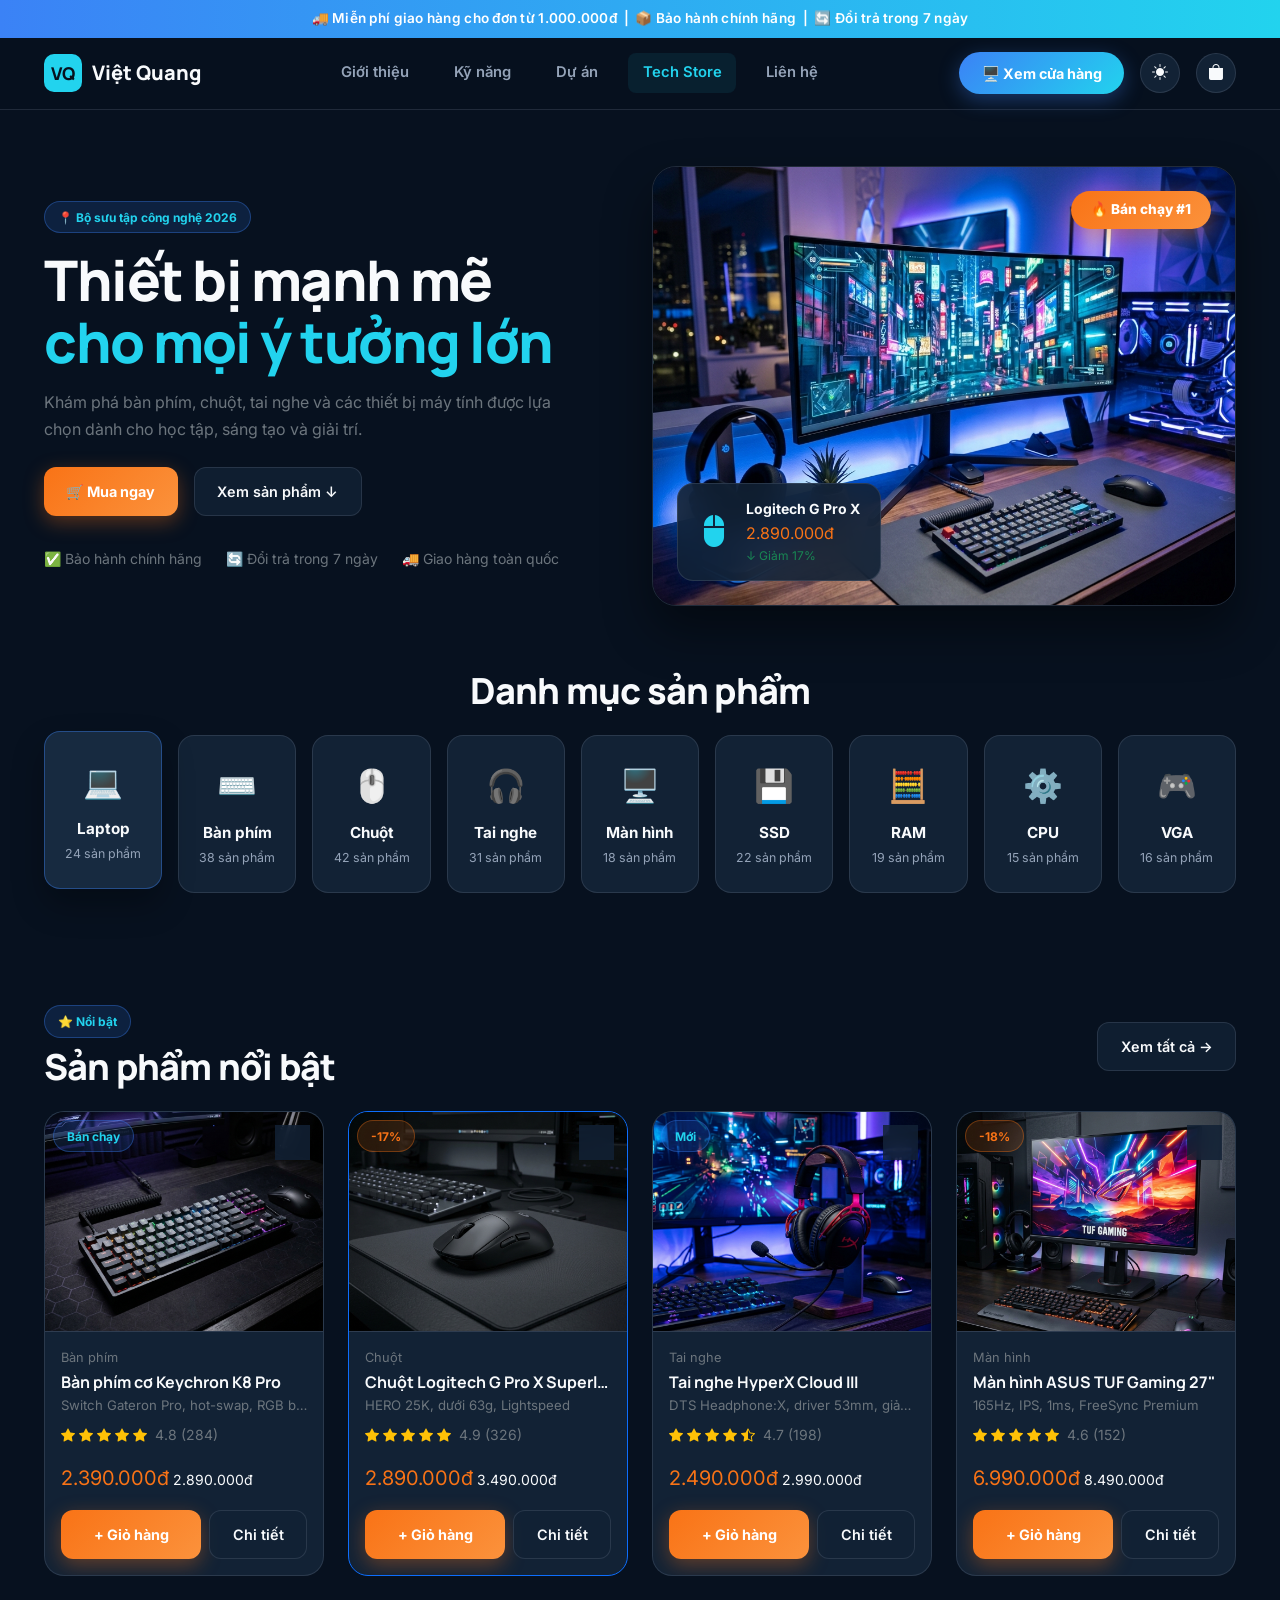
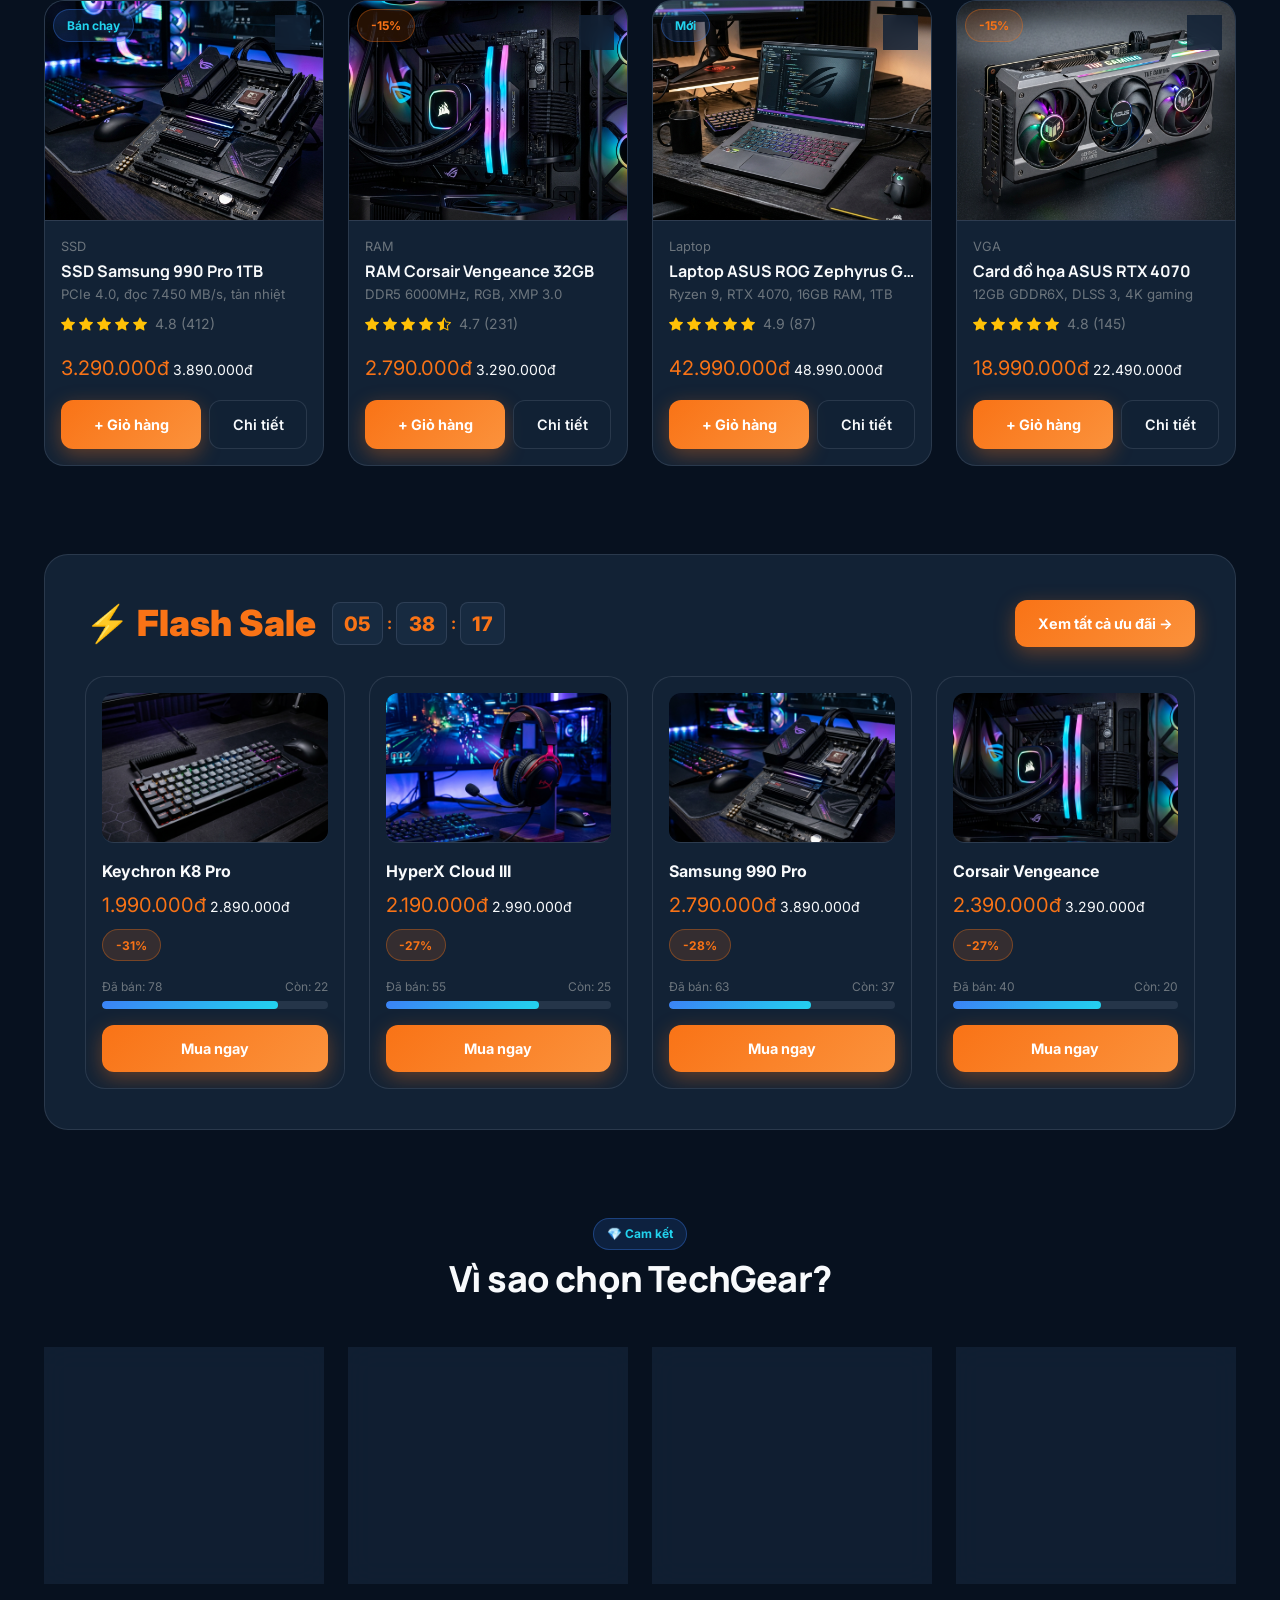
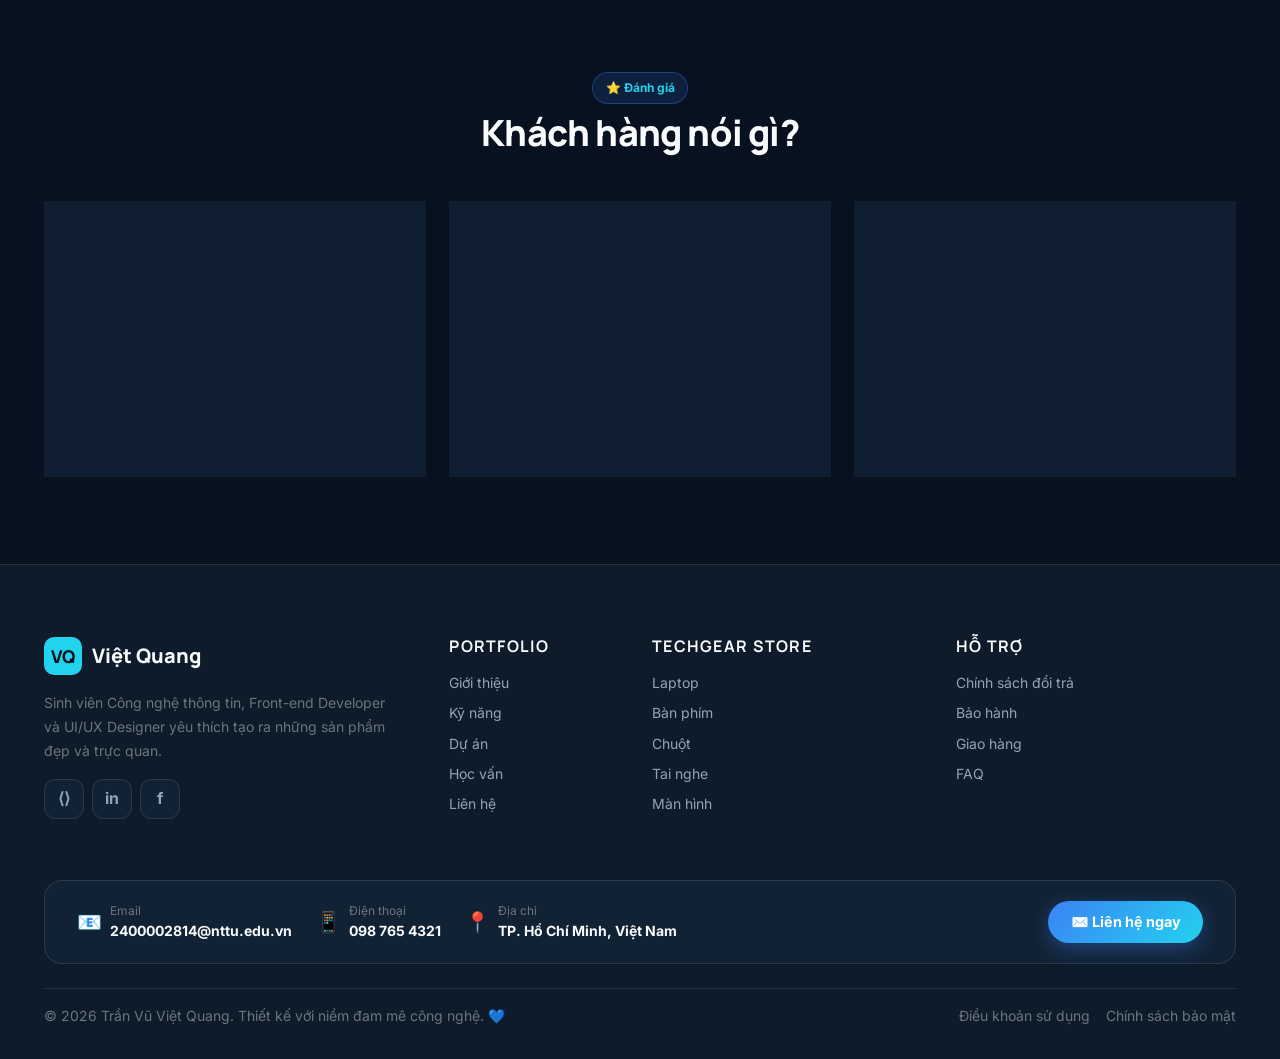
<file: shop.html>
<!DOCTYPE html>
<html lang="vi">
<head>
  <meta charset="UTF-8">
  <meta name="viewport" content="width=device-width, initial-scale=1.0">
  <title>Tech Store — Nâng Cấp Trải Nghiệm Công Nghệ | VQ Việt Quang</title>
  <meta name="description" content="Cửa hàng công nghệ TechStore chuyên cung cấp bàn phím cơ, chuột gaming, tai nghe, màn hình và linh kiện máy tính chính hãng cao cấp.">
  
  <!-- Google Fonts: Manrope & Inter -->
  <link rel="preconnect" href="https://fonts.googleapis.com">
  <link rel="preconnect" href="https://fonts.gstatic.com" crossorigin>
  <link href="https://fonts.googleapis.com/css2?family=Inter:wght@300;400;500;600;700&family=Manrope:wght@600;700;800;900&display=swap" rel="stylesheet">
  
  <!-- Bootstrap 5.3 & Bootstrap Icons -->
  <link href="https://cdn.jsdelivr.net/npm/bootstrap@5.3.2/dist/css/bootstrap.min.css" rel="stylesheet">
  <link rel="stylesheet" href="https://cdn.jsdelivr.net/npm/bootstrap-icons@1.11.2/font/bootstrap-icons.min.css">
  
  <!-- Custom CSS files -->
  <link rel="stylesheet" href="css/style.css">
  <link rel="stylesheet" href="css/animations.css">
  <link rel="stylesheet" href="css/responsive.css">
</head>
<body>

  <!-- Preloader -->
  <div id="preloader">
    <div class="logo-figma fs-2 mb-2">
      <div class="logo-icon-box">VQ</div>
      <div>Việt Quang</div>
    </div>
    <div class="text-secondary small fw-medium">Đang tải cửa hàng công nghệ...</div>
    <div class="loader-bar">
      <div class="loader-progress"></div>
    </div>
  </div>

  <!-- 1. TOP BAR ANNOUNCEMENT (Exact Figma Screenshot 1) -->
  <div class="top-bar-announcement">
    🚚 Miễn phí giao hàng cho đơn từ 1.000.000đ &nbsp;|&nbsp; 📦 Bảo hành chính hãng &nbsp;|&nbsp; 🔄 Đổi trả trong 7 ngày
  </div>

  <!-- 2. HEADER & NAVIGATION (Exact Figma Screenshot 1 Logo & Nav) -->
  <header class="header-sticky">
    <div class="container-custom d-flex align-items-center justify-content-between">
      
      <!-- Figma Logo VQ Việt Quang -->
      <a href="index.html" class="logo-figma">
        <div class="logo-icon-box">VQ</div>
        <div>Việt Quang</div>
      </a>

      <!-- Desktop Navigation Menu -->
      <nav class="d-none d-lg-flex align-items-center gap-3">
        <a href="index.html#about" class="nav-link-custom">Giới thiệu</a>
        <a href="index.html#skills" class="nav-link-custom">Kỹ năng</a>
        <a href="index.html#projects" class="nav-link-custom">Dự án</a>
        <a href="shop.html" class="nav-link-custom active text-cyan">Tech Store</a>
        <a href="index.html#contact" class="nav-link-custom">Liên hệ</a>
      </nav>

      <!-- Action Buttons & Controls -->
      <div class="d-flex align-items-center gap-3">
        <a href="shop.html" class="btn-header-store d-none d-sm-inline-flex">
          🖥️ Xem cửa hàng
        </a>

        <button id="themeToggleBtn" class="btn-icon-custom rounded-circle" aria-label="Đổi giao diện" title="Đổi giao diện">
          <i class="bi bi-sun-fill"></i>
        </button>

        <a href="product.html" class="cart-btn-wrapper btn-icon-custom rounded-circle" aria-label="Giỏ hàng" title="Giỏ hàng">
          <i class="bi bi-bag-fill"></i>
          <span id="cartBadge" class="cart-badge" style="display: none;">0</span>
        </a>

        <!-- Mobile Menu Toggle -->
        <button class="btn-icon-custom d-lg-none" type="button" data-bs-toggle="offcanvas" data-bs-target="#mobileMenuFigma">
          <i class="bi bi-list fs-4"></i>
        </button>
      </div>
    </div>
  </header>

  <!-- Mobile Menu Offcanvas Drawer -->
  <div class="offcanvas offcanvas-end text-bg-dark" tabindex="-1" id="mobileMenuFigma" style="background-color: var(--bg-secondary) !important;">
    <div class="offcanvas-header border-bottom border-secondary border-opacity-25">
      <div class="logo-figma">
        <div class="logo-icon-box">VQ</div>
        <div>Việt Quang</div>
      </div>
      <button type="button" class="btn-close btn-close-white" data-bs-dismiss="offcanvas" aria-label="Close"></button>
    </div>
    <div class="offcanvas-body d-flex flex-column gap-3 fs-5 pt-4">
      <a href="index.html" class="nav-link-custom"><i class="bi bi-arrow-left"></i> Portfolio cá nhân</a>
      <a href="shop.html" class="nav-link-custom active text-cyan">Tech Store</a>
      <a href="#categories" class="nav-link-custom" data-bs-dismiss="offcanvas">Danh mục sản phẩm</a>
      <a href="#products-list" class="nav-link-custom" data-bs-dismiss="offcanvas">Sản phẩm nổi bật</a>
      <a href="#flash-sale" class="nav-link-custom text-orange" data-bs-dismiss="offcanvas">⚡ Flash Sale</a>

      <div class="mt-auto pt-4 border-top border-secondary border-opacity-25">
        <a href="index.html" class="btn-header-store w-100 justify-content-center">
          <i class="bi bi-person-circle"></i> Về trang Portfolio
        </a>
      </div>
    </div>
  </div>

  <!-- 3. HERO SHOP SECTION (Exact Figma Screenshot 1) -->
  <section class="shop-hero-figma">
    <div class="container-custom">
      <div class="row align-items-center gy-4">
        
        <!-- Left Content -->
        <div class="col-lg-6">
          <div class="badge-blue-figma d-inline-flex mb-3">
            📍 Bộ sưu tập công nghệ 2026
          </div>

          <h1 class="mb-3 fw-extrabold" style="font-size: clamp(36px, 4.5vw, 56px); line-height: 1.1;">
            Thiết bị mạnh mẽ <br>
            <span class="text-cyan">cho mọi ý tưởng lớn</span>
          </h1>

          <p class="fs-6 text-secondary mb-4" style="max-width: 520px; line-height: 1.7;">
            Khám phá bàn phím, chuột, tai nghe và các thiết bị máy tính được lựa chọn dành cho học tập, sáng tạo và giải trí.
          </p>

          <div class="d-flex flex-wrap gap-3 mb-4">
            <a href="#products-list" class="btn-orange-figma">
              🛒 Mua ngay
            </a>
            <a href="#categories" class="btn-secondary-figma">
              Xem sản phẩm ↓
            </a>
          </div>

          <div class="d-flex flex-wrap gap-4 text-secondary small pt-2">
            <span>✅ Bảo hành chính hãng</span>
            <span>🔄 Đổi trả trong 7 ngày</span>
            <span>🚚 Giao hàng toàn quốc</span>
          </div>
        </div>

        <!-- Right Setup Banner Image with Badges -->
        <div class="col-lg-6">
          <div class="hero-setup-box">
            <span class="overlay-badge-top">🔥 Bán chạy #1</span>
            <img src="assets/images/banners/shop-hero.png" alt="Tech Setup Hero Visual">
            
            <div class="overlay-card-bottom">
              <div class="fs-2 text-cyan"><i class="bi bi-mouse2-fill"></i></div>
              <div>
                <div class="fw-bold text-title small">Logitech G Pro X</div>
                <div class="text-orange fw-extrabold">2.890.000đ</div>
                <div class="text-success extra-small" style="font-size:0.75rem;">↓ Giảm 17%</div>
              </div>
            </div>
          </div>
        </div>

      </div>
    </div>
  </section>

  <!-- 4. CATEGORY GRID SECTION (Exact Figma Screenshot 3) -->
  <section id="categories" class="section-padding pt-0">
    <div class="container-custom">
      <h2 class="text-center fw-extrabold mb-4" style="font-size: 2.25rem;">Danh mục sản phẩm</h2>

      <div class="category-grid-figma">
        <div class="category-card-figma active" data-category="laptop">
          <div class="icon">💻</div>
          <div class="name">Laptop</div>
          <div class="count">24 sản phẩm</div>
        </div>
        <div class="category-card-figma" data-category="keyboard">
          <div class="icon">⌨️</div>
          <div class="name">Bàn phím</div>
          <div class="count">38 sản phẩm</div>
        </div>
        <div class="category-card-figma" data-category="mouse">
          <div class="icon">🖱️</div>
          <div class="name">Chuột</div>
          <div class="count">42 sản phẩm</div>
        </div>
        <div class="category-card-figma" data-category="headset">
          <div class="icon">🎧</div>
          <div class="name">Tai nghe</div>
          <div class="count">31 sản phẩm</div>
        </div>
        <div class="category-card-figma" data-category="monitor">
          <div class="icon">🖥️</div>
          <div class="name">Màn hình</div>
          <div class="count">18 sản phẩm</div>
        </div>
        <div class="category-card-figma" data-category="ssd">
          <div class="icon">💾</div>
          <div class="name">SSD</div>
          <div class="count">22 sản phẩm</div>
        </div>
        <div class="category-card-figma" data-category="ram">
          <div class="icon">🧮</div>
          <div class="name">RAM</div>
          <div class="count">19 sản phẩm</div>
        </div>
        <div class="category-card-figma" data-category="cpu">
          <div class="icon">⚙️</div>
          <div class="name">CPU</div>
          <div class="count">15 sản phẩm</div>
        </div>
        <div class="category-card-figma" data-category="vga">
          <div class="icon">🎮</div>
          <div class="name">VGA</div>
          <div class="count">16 sản phẩm</div>
        </div>
      </div>
    </div>
  </section>

  <!-- 5. FEATURED PRODUCTS SECTION (Exact Figma Screenshot 4) -->
  <section id="products-list" class="section-padding pt-4">
    <div class="container-custom">
      <div class="d-flex align-items-center justify-content-between mb-4">
        <div>
          <span class="badge-blue-figma mb-2 d-inline-block">⭐ Nổi bật</span>
          <h2 class="fw-extrabold mb-0" style="font-size: 2.25rem;">Sản phẩm nổi bật</h2>
        </div>
        <a href="#products-list" class="btn-secondary-figma">Xem tất cả →</a>
      </div>

      <div class="row g-4">
        
        <!-- Product 1: Keychron K8 Pro -->
        <div class="col-6 col-lg-3 product-item" data-category="keyboard">
          <div class="product-card-figma">
            <div class="product-img-box-figma">
              <span class="badge-blue-figma position-absolute top-0 start-0 m-2 z-2">Bán chạy</span>
              <button class="product-fav-btn-figma" onclick="this.classList.toggle('active')" aria-label="Yêu thích"><i class="bi bi-heart"></i></button>
              <img src="assets/images/products/keychron-k8.png" alt="Keychron K8 Pro">
            </div>
            <div class="p-3 d-flex flex-column flex-grow-1">
              <div class="text-secondary extra-small mb-1" style="font-size:0.8rem;">Bàn phím</div>
              <h4 class="fs-6 fw-bold mb-1 text-truncate text-title">Bàn phím cơ Keychron K8 Pro</h4>
              <div class="text-secondary small mb-2 text-truncate" style="font-size:0.825rem;">Switch Gateron Pro, hot-swap, RGB backlight</div>
              <div class="d-flex align-items-center gap-1 text-warning small mb-3">
                <i class="bi bi-star-fill"></i><i class="bi bi-star-fill"></i><i class="bi bi-star-fill"></i><i class="bi bi-star-fill"></i><i class="bi bi-star-fill"></i>
                <span class="text-secondary ms-1">4.8 (284)</span>
              </div>
              <div class="mt-auto">
                <div class="mb-3">
                  <span class="price-current fs-5 fw-extrabold text-orange">2.390.000đ</span>
                  <span class="price-old small">2.890.000đ</span>
                </div>
                <div class="d-flex gap-2">
                  <button class="btn-orange-figma flex-grow-1 btn-add-to-cart" data-product-name="Keychron K8 Pro">+ Giỏ hàng</button>
                  <a href="product.html" class="btn-secondary-figma px-3">Chi tiết</a>
                </div>
              </div>
            </div>
          </div>
        </div>

        <!-- Product 2: Logitech G Pro X Superlight (DETAIL LINK TARGET) -->
        <div class="col-6 col-lg-3 product-item" data-category="mouse">
          <div class="product-card-figma border-primary">
            <div class="product-img-box-figma">
              <span class="badge-orange-figma position-absolute top-0 start-0 m-2 z-2">-17%</span>
              <button class="product-fav-btn-figma active" onclick="this.classList.toggle('active')" aria-label="Yêu thích"><i class="bi bi-heart-fill text-danger"></i></button>
              <img src="assets/images/products/gpro-superlight.png" alt="Logitech G Pro X Superlight">
            </div>
            <div class="p-3 d-flex flex-column flex-grow-1">
              <div class="text-secondary extra-small mb-1" style="font-size:0.8rem;">Chuột</div>
              <h4 class="fs-6 fw-bold mb-1 text-truncate text-title">Chuột Logitech G Pro X Superlight</h4>
              <div class="text-secondary small mb-2 text-truncate" style="font-size:0.825rem;">HERO 25K, dưới 63g, Lightspeed</div>
              <div class="d-flex align-items-center gap-1 text-warning small mb-3">
                <i class="bi bi-star-fill"></i><i class="bi bi-star-fill"></i><i class="bi bi-star-fill"></i><i class="bi bi-star-fill"></i><i class="bi bi-star-fill"></i>
                <span class="text-secondary ms-1">4.9 (326)</span>
              </div>
              <div class="mt-auto">
                <div class="mb-3">
                  <span class="price-current fs-5 fw-extrabold text-orange">2.890.000đ</span>
                  <span class="price-old small">3.490.000đ</span>
                </div>
                <div class="d-flex gap-2">
                  <button class="btn-orange-figma flex-grow-1 btn-add-to-cart" data-product-name="Logitech G Pro X Superlight">+ Giỏ hàng</button>
                  <a href="product.html" class="btn-secondary-figma px-3 text-cyan border-cyan">Chi tiết</a>
                </div>
              </div>
            </div>
          </div>
        </div>

        <!-- Product 3: HyperX Cloud III -->
        <div class="col-6 col-lg-3 product-item" data-category="headset">
          <div class="product-card-figma">
            <div class="product-img-box-figma">
              <span class="badge-blue-figma position-absolute top-0 start-0 m-2 z-2">Mới</span>
              <button class="product-fav-btn-figma" onclick="this.classList.toggle('active')" aria-label="Yêu thích"><i class="bi bi-heart"></i></button>
              <img src="assets/images/products/hyperx-cloud.png" alt="HyperX Cloud III">
            </div>
            <div class="p-3 d-flex flex-column flex-grow-1">
              <div class="text-secondary extra-small mb-1" style="font-size:0.8rem;">Tai nghe</div>
              <h4 class="fs-6 fw-bold mb-1 text-truncate text-title">Tai nghe HyperX Cloud III</h4>
              <div class="text-secondary small mb-2 text-truncate" style="font-size:0.825rem;">DTS Headphone:X, driver 53mm, giảm ồn</div>
              <div class="d-flex align-items-center gap-1 text-warning small mb-3">
                <i class="bi bi-star-fill"></i><i class="bi bi-star-fill"></i><i class="bi bi-star-fill"></i><i class="bi bi-star-fill"></i><i class="bi bi-star-half"></i>
                <span class="text-secondary ms-1">4.7 (198)</span>
              </div>
              <div class="mt-auto">
                <div class="mb-3">
                  <span class="price-current fs-5 fw-extrabold text-orange">2.490.000đ</span>
                  <span class="price-old small">2.990.000đ</span>
                </div>
                <div class="d-flex gap-2">
                  <button class="btn-orange-figma flex-grow-1 btn-add-to-cart" data-product-name="HyperX Cloud III">+ Giỏ hàng</button>
                  <a href="product.html" class="btn-secondary-figma px-3">Chi tiết</a>
                </div>
              </div>
            </div>
          </div>
        </div>

        <!-- Product 4: ASUS TUF Gaming 27" -->
        <div class="col-6 col-lg-3 product-item" data-category="monitor">
          <div class="product-card-figma">
            <div class="product-img-box-figma">
              <span class="badge-orange-figma position-absolute top-0 start-0 m-2 z-2">-18%</span>
              <button class="product-fav-btn-figma" onclick="this.classList.toggle('active')" aria-label="Yêu thích"><i class="bi bi-heart"></i></button>
              <img src="assets/images/products/asus-monitor.png" alt="ASUS TUF Gaming 27">
            </div>
            <div class="p-3 d-flex flex-column flex-grow-1">
              <div class="text-secondary extra-small mb-1" style="font-size:0.8rem;">Màn hình</div>
              <h4 class="fs-6 fw-bold mb-1 text-truncate text-title">Màn hình ASUS TUF Gaming 27"</h4>
              <div class="text-secondary small mb-2 text-truncate" style="font-size:0.825rem;">165Hz, IPS, 1ms, FreeSync Premium</div>
              <div class="d-flex align-items-center gap-1 text-warning small mb-3">
                <i class="bi bi-star-fill"></i><i class="bi bi-star-fill"></i><i class="bi bi-star-fill"></i><i class="bi bi-star-fill"></i><i class="bi bi-star-fill"></i>
                <span class="text-secondary ms-1">4.6 (152)</span>
              </div>
              <div class="mt-auto">
                <div class="mb-3">
                  <span class="price-current fs-5 fw-extrabold text-orange">6.990.000đ</span>
                  <span class="price-old small">8.490.000đ</span>
                </div>
                <div class="d-flex gap-2">
                  <button class="btn-orange-figma flex-grow-1 btn-add-to-cart" data-product-name="ASUS TUF Gaming 27">+ Giỏ hàng</button>
                  <a href="product.html" class="btn-secondary-figma px-3">Chi tiết</a>
                </div>
              </div>
            </div>
          </div>
        </div>

        <!-- Product 5: SSD Samsung 990 Pro 1TB -->
        <div class="col-6 col-lg-3 product-item" data-category="ssd">
          <div class="product-card-figma">
            <div class="product-img-box-figma">
              <span class="badge-blue-figma position-absolute top-0 start-0 m-2 z-2">Bán chạy</span>
              <button class="product-fav-btn-figma" onclick="this.classList.toggle('active')" aria-label="Yêu thích"><i class="bi bi-heart"></i></button>
              <img src="assets/images/products/samsung-990pro.png" alt="SSD Samsung 990 Pro 1TB">
            </div>
            <div class="p-3 d-flex flex-column flex-grow-1">
              <div class="text-secondary extra-small mb-1" style="font-size:0.8rem;">SSD</div>
              <h4 class="fs-6 fw-bold mb-1 text-truncate text-title">SSD Samsung 990 Pro 1TB</h4>
              <div class="text-secondary small mb-2 text-truncate" style="font-size:0.825rem;">PCIe 4.0, đọc 7.450 MB/s, tản nhiệt</div>
              <div class="d-flex align-items-center gap-1 text-warning small mb-3">
                <i class="bi bi-star-fill"></i><i class="bi bi-star-fill"></i><i class="bi bi-star-fill"></i><i class="bi bi-star-fill"></i><i class="bi bi-star-fill"></i>
                <span class="text-secondary ms-1">4.8 (412)</span>
              </div>
              <div class="mt-auto">
                <div class="mb-3">
                  <span class="price-current fs-5 fw-extrabold text-orange">3.290.000đ</span>
                  <span class="price-old small">3.890.000đ</span>
                </div>
                <div class="d-flex gap-2">
                  <button class="btn-orange-figma flex-grow-1 btn-add-to-cart" data-product-name="SSD Samsung 990 Pro 1TB">+ Giỏ hàng</button>
                  <a href="product.html" class="btn-secondary-figma px-3">Chi tiết</a>
                </div>
              </div>
            </div>
          </div>
        </div>

        <!-- Product 6: RAM Corsair Vengeance 32GB -->
        <div class="col-6 col-lg-3 product-item" data-category="ram">
          <div class="product-card-figma">
            <div class="product-img-box-figma">
              <span class="badge-orange-figma position-absolute top-0 start-0 m-2 z-2">-15%</span>
              <button class="product-fav-btn-figma" onclick="this.classList.toggle('active')" aria-label="Yêu thích"><i class="bi bi-heart"></i></button>
              <img src="assets/images/products/corsair-ram.png" alt="RAM Corsair Vengeance 32GB">
            </div>
            <div class="p-3 d-flex flex-column flex-grow-1">
              <div class="text-secondary extra-small mb-1" style="font-size:0.8rem;">RAM</div>
              <h4 class="fs-6 fw-bold mb-1 text-truncate text-title">RAM Corsair Vengeance 32GB</h4>
              <div class="text-secondary small mb-2 text-truncate" style="font-size:0.825rem;">DDR5 6000MHz, RGB, XMP 3.0</div>
              <div class="d-flex align-items-center gap-1 text-warning small mb-3">
                <i class="bi bi-star-fill"></i><i class="bi bi-star-fill"></i><i class="bi bi-star-fill"></i><i class="bi bi-star-fill"></i><i class="bi bi-star-half"></i>
                <span class="text-secondary ms-1">4.7 (231)</span>
              </div>
              <div class="mt-auto">
                <div class="mb-3">
                  <span class="price-current fs-5 fw-extrabold text-orange">2.790.000đ</span>
                  <span class="price-old small">3.290.000đ</span>
                </div>
                <div class="d-flex gap-2">
                  <button class="btn-orange-figma flex-grow-1 btn-add-to-cart" data-product-name="RAM Corsair Vengeance 32GB">+ Giỏ hàng</button>
                  <a href="product.html" class="btn-secondary-figma px-3">Chi tiết</a>
                </div>
              </div>
            </div>
          </div>
        </div>

        <!-- Product 7: Laptop ASUS ROG Zephyrus G14 -->
        <div class="col-6 col-lg-3 product-item" data-category="laptop">
          <div class="product-card-figma">
            <div class="product-img-box-figma">
              <span class="badge-blue-figma position-absolute top-0 start-0 m-2 z-2">Mới</span>
              <button class="product-fav-btn-figma" onclick="this.classList.toggle('active')" aria-label="Yêu thích"><i class="bi bi-heart"></i></button>
              <img src="assets/images/products/asus-zephyrus.png" alt="Laptop ASUS ROG Zephyrus G14">
            </div>
            <div class="p-3 d-flex flex-column flex-grow-1">
              <div class="text-secondary extra-small mb-1" style="font-size:0.8rem;">Laptop</div>
              <h4 class="fs-6 fw-bold mb-1 text-truncate text-title">Laptop ASUS ROG Zephyrus G14</h4>
              <div class="text-secondary small mb-2 text-truncate" style="font-size:0.825rem;">Ryzen 9, RTX 4070, 16GB RAM, 1TB</div>
              <div class="d-flex align-items-center gap-1 text-warning small mb-3">
                <i class="bi bi-star-fill"></i><i class="bi bi-star-fill"></i><i class="bi bi-star-fill"></i><i class="bi bi-star-fill"></i><i class="bi bi-star-fill"></i>
                <span class="text-secondary ms-1">4.9 (87)</span>
              </div>
              <div class="mt-auto">
                <div class="mb-3">
                  <span class="price-current fs-5 fw-extrabold text-orange">42.990.000đ</span>
                  <span class="price-old small">48.990.000đ</span>
                </div>
                <div class="d-flex gap-2">
                  <button class="btn-orange-figma flex-grow-1 btn-add-to-cart" data-product-name="Laptop ASUS ROG Zephyrus G14">+ Giỏ hàng</button>
                  <a href="product.html" class="btn-secondary-figma px-3">Chi tiết</a>
                </div>
              </div>
            </div>
          </div>
        </div>

        <!-- Product 8: Card đồ họa ASUS RTX 4070 -->
        <div class="col-6 col-lg-3 product-item" data-category="vga">
          <div class="product-card-figma">
            <div class="product-img-box-figma">
              <span class="badge-orange-figma position-absolute top-0 start-0 m-2 z-2">-15%</span>
              <button class="product-fav-btn-figma" onclick="this.classList.toggle('active')" aria-label="Yêu thích"><i class="bi bi-heart"></i></button>
              <img src="assets/images/products/asus-rtx4070.png" alt="Card đồ họa ASUS RTX 4070">
            </div>
            <div class="p-3 d-flex flex-column flex-grow-1">
              <div class="text-secondary extra-small mb-1" style="font-size:0.8rem;">VGA</div>
              <h4 class="fs-6 fw-bold mb-1 text-truncate text-title">Card đồ họa ASUS RTX 4070</h4>
              <div class="text-secondary small mb-2 text-truncate" style="font-size:0.825rem;">12GB GDDR6X, DLSS 3, 4K gaming</div>
              <div class="d-flex align-items-center gap-1 text-warning small mb-3">
                <i class="bi bi-star-fill"></i><i class="bi bi-star-fill"></i><i class="bi bi-star-fill"></i><i class="bi bi-star-fill"></i><i class="bi bi-star-fill"></i>
                <span class="text-secondary ms-1">4.8 (145)</span>
              </div>
              <div class="mt-auto">
                <div class="mb-3">
                  <span class="price-current fs-5 fw-extrabold text-orange">18.990.000đ</span>
                  <span class="price-old small">22.490.000đ</span>
                </div>
                <div class="d-flex gap-2">
                  <button class="btn-orange-figma flex-grow-1 btn-add-to-cart" data-product-name="Card đồ họa ASUS RTX 4070">+ Giỏ hàng</button>
                  <a href="product.html" class="btn-secondary-figma px-3">Chi tiết</a>
                </div>
              </div>
            </div>
          </div>
        </div>

      </div>
    </div>
  </section>

  <!-- 6. FLASH SALE SECTION (Exact Figma Screenshot 5) -->
  <section id="flash-sale" class="section-padding pt-0">
    <div class="container-custom">
      <div class="flash-sale-box-figma">
        
        <div class="d-flex flex-wrap align-items-center justify-content-between gap-3 mb-4">
          <div class="d-flex align-items-center gap-3">
            <div class="flash-sale-title">
              ⚡ Flash Sale
            </div>
            <div class="d-flex align-items-center gap-1">
              <div id="timerHours" class="countdown-box-figma">05</div>
              <span class="fw-bold text-orange">:</span>
              <div id="timerMinutes" class="countdown-box-figma">38</div>
              <span class="fw-bold text-orange">:</span>
              <div id="timerSeconds" class="countdown-box-figma">18</div>
            </div>
          </div>

          <button class="btn-orange-figma">Xem tất cả ưu đãi →</button>
        </div>

        <div class="row g-4">
          
          <div class="col-6 col-lg-3">
            <div class="product-card-figma p-3">
              <div class="product-img-box-figma mb-3" style="height: 150px; border-radius: 12px;">
                <img src="assets/images/products/keychron-k8.png" alt="Keychron K8 Pro">
              </div>
              <div class="fw-bold text-title mb-1 text-truncate">Keychron K8 Pro</div>
              <div class="mb-2">
                <span class="fs-5 fw-extrabold text-orange">1.990.000đ</span>
                <span class="price-old small">2.890.000đ</span>
              </div>
              <div class="badge-orange-figma d-inline-block mb-3">-31%</div>
              <div class="d-flex justify-content-between extra-small text-secondary mb-1" style="font-size:0.75rem;">
                <span>Đã bán: 78</span>
                <span>Còn: 22</span>
              </div>
              <div class="progress-custom mb-3">
                <div class="progress-bar-custom bg-warning" style="width: 78%;"></div>
              </div>
              <button class="btn-orange-figma w-100 btn-add-to-cart" data-product-name="Keychron K8 Pro">Mua ngay</button>
            </div>
          </div>

          <div class="col-6 col-lg-3">
            <div class="product-card-figma p-3">
              <div class="product-img-box-figma mb-3" style="height: 150px; border-radius: 12px;">
                <img src="assets/images/products/hyperx-cloud.png" alt="HyperX Cloud III">
              </div>
              <div class="fw-bold text-title mb-1 text-truncate">HyperX Cloud III</div>
              <div class="mb-2">
                <span class="fs-5 fw-extrabold text-orange">2.190.000đ</span>
                <span class="price-old small">2.990.000đ</span>
              </div>
              <div class="badge-orange-figma d-inline-block mb-3">-27%</div>
              <div class="d-flex justify-content-between extra-small text-secondary mb-1" style="font-size:0.75rem;">
                <span>Đã bán: 55</span>
                <span>Còn: 25</span>
              </div>
              <div class="progress-custom mb-3">
                <div class="progress-bar-custom bg-warning" style="width: 68%;"></div>
              </div>
              <button class="btn-orange-figma w-100 btn-add-to-cart" data-product-name="HyperX Cloud III">Mua ngay</button>
            </div>
          </div>

          <div class="col-6 col-lg-3">
            <div class="product-card-figma p-3">
              <div class="product-img-box-figma mb-3" style="height: 150px; border-radius: 12px;">
                <img src="assets/images/products/samsung-990pro.png" alt="Samsung 990 Pro">
              </div>
              <div class="fw-bold text-title mb-1 text-truncate">Samsung 990 Pro</div>
              <div class="mb-2">
                <span class="fs-5 fw-extrabold text-orange">2.790.000đ</span>
                <span class="price-old small">3.890.000đ</span>
              </div>
              <div class="badge-orange-figma d-inline-block mb-3">-28%</div>
              <div class="d-flex justify-content-between extra-small text-secondary mb-1" style="font-size:0.75rem;">
                <span>Đã bán: 63</span>
                <span>Còn: 37</span>
              </div>
              <div class="progress-custom mb-3">
                <div class="progress-bar-custom bg-warning" style="width: 63%;"></div>
              </div>
              <button class="btn-orange-figma w-100 btn-add-to-cart" data-product-name="Samsung 990 Pro">Mua ngay</button>
            </div>
          </div>

          <div class="col-6 col-lg-3">
            <div class="product-card-figma p-3">
              <div class="product-img-box-figma mb-3" style="height: 150px; border-radius: 12px;">
                <img src="assets/images/products/corsair-ram.png" alt="Corsair Vengeance">
              </div>
              <div class="fw-bold text-title mb-1 text-truncate">Corsair Vengeance</div>
              <div class="mb-2">
                <span class="fs-5 fw-extrabold text-orange">2.390.000đ</span>
                <span class="price-old small">3.290.000đ</span>
              </div>
              <div class="badge-orange-figma d-inline-block mb-3">-27%</div>
              <div class="d-flex justify-content-between extra-small text-secondary mb-1" style="font-size:0.75rem;">
                <span>Đã bán: 40</span>
                <span>Còn: 20</span>
              </div>
              <div class="progress-custom mb-3">
                <div class="progress-bar-custom bg-warning" style="width: 66%;"></div>
              </div>
              <button class="btn-orange-figma w-100 btn-add-to-cart" data-product-name="Corsair Vengeance">Mua ngay</button>
            </div>
          </div>

        </div>

      </div>
    </div>
  </section>



  <!-- 9. WHY CHOOSE TECHGEAR (Exact Figma Screenshot New 2) -->
  <section class="section-padding pt-0">
    <div class="container-custom">
      <div class="text-center mb-5">
        <span class="badge-blue-figma mb-2 d-inline-block">💎 Cam kết</span>
        <h2 class="fw-extrabold" style="font-size: 2.25rem;">Vì sao chọn TechGear?</h2>
      </div>

      <div class="row g-4">
        <div class="col-md-6 col-lg-3">
          <div class="card-glass text-center h-100">
            <div class="icon-square-figma"><i class="bi bi-check-lg"></i></div>
            <h4 class="fs-5 fw-bold mb-2 text-title">Hàng chính hãng</h4>
            <p class="small text-secondary mb-0">Cam kết 100% sản phẩm có nguồn gốc rõ ràng và bảo hành toàn quốc.</p>
          </div>
        </div>
        <div class="col-md-6 col-lg-3">
          <div class="card-glass text-center h-100">
            <div class="icon-square-figma"><i class="bi bi-shield-check"></i></div>
            <h4 class="fs-5 fw-bold mb-2 text-title">Bảo hành uy tín</h4>
            <p class="small text-secondary mb-0">Bảo hành 1 đổi 1 nhanh chóng theo tiêu chuẩn nhà sản xuất.</p>
          </div>
        </div>
        <div class="col-md-6 col-lg-3">
          <div class="card-glass text-center h-100">
            <div class="icon-square-figma"><i class="bi bi-rocket-takeoff-fill"></i></div>
            <h4 class="fs-5 fw-bold mb-2 text-title">Giao hàng nhanh</h4>
            <p class="small text-secondary mb-0">Giao hàng hỏa tốc trong nội thành và giao hàng toàn quốc.</p>
          </div>
        </div>
        <div class="col-md-6 col-lg-3">
          <div class="card-glass text-center h-100">
            <div class="icon-square-figma"><i class="bi bi-chat-dots-fill"></i></div>
            <h4 class="fs-5 fw-bold mb-2 text-title">Hỗ trợ tận tâm</h4>
            <p class="small text-secondary mb-0">Đội ngũ kỹ thuật tư vấn giải đáp 24/7 nhiệt tình nhất.</p>
          </div>
        </div>
      </div>
    </div>
  </section>

  <!-- 10. REVIEWS SECTION (Exact Figma Screenshot New 3) -->
  <section id="reviews" class="section-padding pt-0">
    <div class="container-custom">
      <div class="text-center mb-5">
        <span class="badge-blue-figma mb-2 d-inline-block">⭐ Đánh giá</span>
        <h2 class="fw-extrabold" style="font-size: 2.25rem;">Khách hàng nói gì?</h2>
      </div>

      <div class="row g-4">
        <div class="col-md-4">
          <div class="card-glass h-100 d-flex flex-column">
            <div class="d-flex align-items-center justify-content-between mb-3">
              <div class="d-flex align-items-center gap-3">
                <div class="avatar-circle-figma bg-primary text-white fw-bold">👨‍💻</div>
                <div>
                  <div class="fw-bold text-title">Nguyễn Minh Trí</div>
                  <div class="extra-small text-secondary" style="font-size:0.75rem;">15/07/2026</div>
                </div>
              </div>
              <div class="text-warning small"><i class="bi bi-star-fill"></i><i class="bi bi-star-fill"></i><i class="bi bi-star-fill"></i><i class="bi bi-star-fill"></i><i class="bi bi-star-fill"></i></div>
            </div>
            <p class="small text-secondary mb-4 flex-grow-1" style="line-height: 1.6;">
              "Chuột quá nhẹ và chính xác. Dùng cho cả gaming lẫn công việc đều cực kỳ ổn. Giao hàng nhanh, đóng gói cẩn thận. Sẽ tiếp tục ủng hộ TechGear!"
            </p>
            <div class="product-tag-pill-figma">
              🖱️ Logitech G Pro X Superlight
            </div>
          </div>
        </div>

        <div class="col-md-4">
          <div class="card-glass h-100 d-flex flex-column">
            <div class="d-flex align-items-center justify-content-between mb-3">
              <div class="d-flex align-items-center gap-3">
                <div class="avatar-circle-figma bg-cyan text-dark fw-bold">👩‍🎨</div>
                <div>
                  <div class="fw-bold text-title">Trần Thị Lan Anh</div>
                  <div class="extra-small text-secondary" style="font-size:0.75rem;">22/07/2026</div>
                </div>
              </div>
              <div class="text-warning small"><i class="bi bi-star-fill"></i><i class="bi bi-star-fill"></i><i class="bi bi-star-fill"></i><i class="bi bi-star-fill"></i><i class="bi bi-star-fill"></i></div>
            </div>
            <p class="small text-secondary mb-4 flex-grow-1" style="line-height: 1.6;">
              "Màn hình đẹp, màu sắc rất trung thực. Mua về để thiết kế đồ họa, tần số quét 165Hz cực kỳ mượt. Rất hài lòng với chất lượng sản phẩm."
            </p>
            <div class="product-tag-pill-figma">
              🖥️ Màn hình ASUS TUF 27"
            </div>
          </div>
        </div>

        <div class="col-md-4">
          <div class="card-glass h-100 d-flex flex-column">
            <div class="d-flex align-items-center justify-content-between mb-3">
              <div class="d-flex align-items-center gap-3">
                <div class="avatar-circle-figma bg-purple text-white fw-bold">👨‍🎓</div>
                <div>
                  <div class="fw-bold text-title">Lê Hoàng Phúc</div>
                  <div class="extra-small text-secondary" style="font-size:0.75rem;">18/07/2026</div>
                </div>
              </div>
              <div class="text-warning small"><i class="bi bi-star-fill"></i><i class="bi bi-star-fill"></i><i class="bi bi-star-fill"></i><i class="bi bi-star-fill"></i><i class="bi bi-star-fill"></i></div>
            </div>
            <p class="small text-secondary mb-4 flex-grow-1" style="line-height: 1.6;">
              "Bàn phím gõ rất sướng tay, âm thanh switch Gateron đỉnh. Kết nối Bluetooth ổn định. Nhìn chung rất tốt!"
            </p>
            <div class="product-tag-pill-figma">
              ⌨️ Keychron K8 Pro
            </div>
          </div>
        </div>
      </div>
    </div>
  </section>

  <!-- 11. FOOTER (Exact Figma Screenshot New 4 Alignment) -->
  <footer class="footer-figma">
    <div class="container-custom">
      
      <div class="row gy-4 mb-5">
        <div class="col-lg-4">
          <div class="logo-figma mb-3">
            <div class="logo-icon-box">VQ</div>
            <div>Việt Quang</div>
          </div>
          <p class="text-secondary small me-lg-4" style="line-height: 1.7;">
            Sinh viên Công nghệ thông tin, Front-end Developer và UI/UX Designer yêu thích tạo ra những sản phẩm đẹp và trực quan.
          </p>
          <div class="d-flex gap-2 mt-3">
            <a href="https://github.com" target="_blank" class="btn-icon-custom">⟨⟩</a>
            <a href="https://linkedin.com" target="_blank" class="btn-icon-custom">in</a>
            <a href="https://www.facebook.com/tunnee06?locale=vi_VN" target="_blank" class="btn-icon-custom">f</a>
          </div>
        </div>

        <div class="col-6 col-lg-2">
          <h5 class="fs-6 fw-bold mb-3 text-title" style="letter-spacing: 0.08em; font-size: 0.85rem;">PORTFOLIO</h5>
          <ul class="list-unstyled text-secondary small d-flex flex-column gap-2">
            <li><a href="index.html#about">Giới thiệu</a></li>
            <li><a href="index.html#skills">Kỹ năng</a></li>
            <li><a href="index.html#projects">Dự án</a></li>
            <li><a href="index.html#about">Học vấn</a></li>
            <li><a href="index.html#contact">Liên hệ</a></li>
          </ul>
        </div>

        <div class="col-6 col-lg-3">
          <h5 class="fs-6 fw-bold mb-3 text-title" style="letter-spacing: 0.08em; font-size: 0.85rem;">TECHGEAR STORE</h5>
          <ul class="list-unstyled text-secondary small d-flex flex-column gap-2">
            <li><a href="#categories">Laptop</a></li>
            <li><a href="#categories">Bàn phím</a></li>
            <li><a href="#categories">Chuột</a></li>
            <li><a href="#categories">Tai nghe</a></li>
            <li><a href="#categories">Màn hình</a></li>
          </ul>
        </div>

        <div class="col-6 col-lg-3">
          <h5 class="fs-6 fw-bold mb-3 text-title" style="letter-spacing: 0.08em; font-size: 0.85rem;">HỖ TRỢ</h5>
          <ul class="list-unstyled text-secondary small d-flex flex-column gap-2">
            <li><a href="#">Chính sách đổi trả</a></li>
            <li><a href="#">Bảo hành</a></li>
            <li><a href="#">Giao hàng</a></li>
            <li><a href="#">FAQ</a></li>
          </ul>
        </div>
      </div>

      <!-- Floating Contact Bar in Footer -->
      <div class="footer-contact-bar-figma mb-4">
        <div class="d-flex flex-wrap align-items-center justify-content-between gap-3">
          <div class="d-flex flex-wrap align-items-center gap-4">
            <div class="d-flex align-items-center gap-2">
              <span class="text-cyan fs-5">📧</span>
              <div>
                <div class="extra-small text-secondary" style="font-size:0.75rem;">Email</div>
                <div class="fw-bold text-title small">2400002814@nttu.edu.vn</div>
              </div>
            </div>
            <div class="d-flex align-items-center gap-2">
              <span class="text-cyan fs-5">📱</span>
              <div>
                <div class="extra-small text-secondary" style="font-size:0.75rem;">Điện thoại</div>
                <div class="fw-bold text-title small">098 765 4321</div>
              </div>
            </div>
            <div class="d-flex align-items-center gap-2">
              <span class="text-cyan fs-5">📍</span>
              <div>
                <div class="extra-small text-secondary" style="font-size:0.75rem;">Địa chỉ</div>
                <div class="fw-bold text-title small">TP. Hồ Chí Minh, Việt Nam</div>
              </div>
            </div>
          </div>

          <a href="index.html#contact" class="btn-header-store">
            ✉️ Liên hệ ngay
          </a>
        </div>
      </div>

      <!-- Bottom Copyright bar -->
      <div class="border-top border-secondary border-opacity-25 pt-3 d-flex flex-column flex-sm-row justify-content-between align-items-center gap-2 small text-secondary">
        <div>© 2026 Trần Vũ Việt Quang. Thiết kế với niềm đam mê công nghệ. 💙</div>
        <div class="d-flex gap-3">
          <a href="#" class="text-secondary">Điều khoản sử dụng</a>
          <a href="#" class="text-secondary">Chính sách bảo mật</a>
        </div>
      </div>

    </div>
  </footer>

  <!-- Back To Top Floating Button -->
  <button id="backToTop" class="back-to-top" aria-label="Lên đầu trang"><i class="bi bi-arrow-up-short fs-3"></i></button>

  <!-- Quick View Product Detail Modal -->
  <div class="modal fade" id="productModal" tabindex="-1" aria-labelledby="productModalLabel" aria-hidden="true">
    <div class="modal-dialog modal-dialog-centered modal-lg">
      <div class="modal-content text-bg-dark border-secondary border-opacity-25" style="background-color: var(--surface) !important; border-radius: 24px; overflow: hidden; box-shadow: var(--shadow-lg);">
        <div class="modal-header border-bottom border-secondary border-opacity-25 p-4">
          <div class="d-flex align-items-center gap-2">
            <span id="modalCategoryBadge" class="badge-blue-figma">Thiết bị</span>
            <h5 class="modal-title fw-bold mb-0 text-title" id="productModalLabel">Chi tiết sản phẩm</h5>
          </div>
          <button type="button" class="btn-close modal-close-btn" data-bs-dismiss="modal" aria-label="Close"></button>
        </div>
        <div class="modal-body p-4">
          <div class="row g-4 align-items-center">
            <div class="col-md-5 text-center">
              <div class="p-3 rounded-4 bg-black bg-opacity-25 border border-secondary border-opacity-25">
                <img id="modalProductImg" src="assets/images/products/gpro-superlight.png" alt="Product Image" class="img-fluid rounded-3" style="max-height: 260px; object-fit: contain;">
              </div>
            </div>
            <div class="col-md-7">
              <div class="text-cyan small fw-bold mb-1" id="modalBrand">TECHGEAR STORE</div>
              <h3 id="modalProductName" class="fs-4 fw-extrabold text-title mb-2">Chuột Logitech G Pro X Superlight</h3>
              <div class="d-flex align-items-center gap-2 mb-3">
                <div class="text-warning small"><i class="bi bi-star-fill"></i><i class="bi bi-star-fill"></i><i class="bi bi-star-fill"></i><i class="bi bi-star-fill"></i><i class="bi bi-star-fill"></i></div>
                <span id="modalRating" class="small text-secondary">4.9 (326 đánh giá)</span>
              </div>
              <div class="mb-3">
                <span id="modalPriceCurrent" class="fs-3 fw-extrabold text-orange">2.890.000đ</span>
                <span id="modalPriceOld" class="price-old ms-2 fs-6">3.490.000đ</span>
              </div>
              <p id="modalDescription" class="small text-secondary mb-4" style="line-height: 1.6;">
                Sản phẩm công nghệ cao cấp chính hãng, thiết kế tối ưu hiệu năng và trải nghiệm người dùng.
              </p>

              <div class="d-flex align-items-center gap-3 modal-action-group">
                <div class="modal-qty-container d-flex align-items-center border border-secondary border-opacity-50 rounded-3 overflow-hidden">
                  <button class="btn btn-sm modal-qty-btn px-3" onclick="let q=document.getElementById('modalQty'); if(q.value>1) q.value--;">-</button>
                  <input type="number" id="modalQty" value="1" min="1" max="10" class="form-control form-control-sm text-center border-0 modal-qty-input bg-transparent" style="width: 45px; font-weight:700;">
                  <button class="btn btn-sm modal-qty-btn px-3" onclick="let q=document.getElementById('modalQty'); q.value++;">+</button>
                </div>

                <button id="modalAddToCartBtn" class="btn-orange-figma flex-grow-1 py-2 fs-6">
                  🛒 Thêm vào giỏ hàng
                </button>
              </div>
            </div>
          </div>
        </div>
      </div>
    </div>
  </div>

  <!-- Scripts -->
  <script src="https://cdn.jsdelivr.net/npm/bootstrap@5.3.2/dist/js/bootstrap.bundle.min.js"></script>
  <script src="js/script.js"></script>
</body>
</html>
</file>
<file: css/style.css>
/* ==========================================================================
   Tech Identity — Personal Portfolio & TechGear Store
   Complete Master Design System (style.css)
   Figma Mockup Alignment: High-Fidelity Student Website
   Author: Trần Vũ Việt Quang (NIIE - Nguyễn Tất Thành University)
   ========================================================================== */

/* --------------------------------------------------------------------------
   1. COLOR PALETTE & DESIGN TOKENS
   -------------------------------------------------------------------------- */
:root {
  /* Default Figma Dark Theme Colors */
  --bg-primary: #07111F;
  --bg-secondary: #0D1B2A;
  --surface: #122235;
  --surface-light: #172A40;
  
  --primary: #3B82F6;
  --cyan: #22D3EE;
  --orange: #F97316;
  --orange-light: #FB923C;
  --success: #22C55E;
  
  --text-primary: #F8FAFC;
  --text-secondary: #94A3B8;
  --border: rgba(148, 163, 184, 0.18);
  --border-active: rgba(59, 130, 246, 0.45);
  --glass: rgba(18, 34, 53, 0.85);
  --glass-header: rgba(7, 17, 31, 0.92);
  
  --gradient-primary: linear-gradient(135deg, #3B82F6 0%, #22D3EE 100%);
  --gradient-orange: linear-gradient(135deg, #F97316 0%, #FB923C 100%);

  /* System Metrics */
  --card-radius: 20px;
  --btn-radius: 12px;
  --input-radius: 12px;
  --container-max: 1240px;
  
  /* Typography */
  --font-heading: 'Manrope', -apple-system, BlinkMacSystemFont, sans-serif;
  --font-body: 'Inter', -apple-system, BlinkMacSystemFont, sans-serif;
  
  --transition: all 0.25s cubic-bezier(0.4, 0, 0.2, 1);
  --shadow-sm: 0 4px 12px rgba(0, 0, 0, 0.15);
  --shadow-md: 0 16px 32px rgba(0, 0, 0, 0.35);
  --shadow-lg: 0 24px 48px rgba(0, 0, 0, 0.45);
}

/* Light Theme Variables Switcher */
body.light-theme {
  --bg-primary: #F8FAFC;
  --bg-secondary: #F1F5F9;
  --surface: #FFFFFF;
  --surface-light: #F8FAFC;
  
  --text-primary: #0F172A;
  --text-secondary: #475569;
  --border: rgba(15, 23, 42, 0.12);
  --border-active: rgba(59, 130, 246, 0.50);
  --glass: rgba(255, 255, 255, 0.92);
  --glass-header: rgba(255, 255, 255, 0.92);
  
  --shadow-sm: 0 4px 12px rgba(0, 0, 0, 0.05);
  --shadow-md: 0 8px 24px rgba(15, 23, 42, 0.08);
  --shadow-lg: 0 16px 40px rgba(15, 23, 42, 0.12);
}

/* --------------------------------------------------------------------------
   2. GLOBAL BASE STYLES & SCROLLBAR
   -------------------------------------------------------------------------- */
* {
  margin: 0;
  padding: 0;
  box-sizing: border-box;
}

html {
  scroll-behavior: smooth;
  font-size: 16px;
}

body {
  background-color: var(--bg-primary);
  color: var(--text-primary);
  font-family: var(--font-body);
  line-height: 1.6;
  overflow-x: hidden;
  -webkit-font-smoothing: antialiased;
  -moz-osx-font-smoothing: grayscale;
}

::-webkit-scrollbar { width: 6px; }
::-webkit-scrollbar-track { background: var(--bg-secondary); }
::-webkit-scrollbar-thumb { background: var(--primary); border-radius: 3px; }

h1, h2, h3, h4, h5, h6, .font-heading {
  font-family: var(--font-heading);
  font-weight: 800;
  color: var(--text-primary);
  line-height: 1.15;
}

h1 { font-size: 3.75rem; letter-spacing: -1.5px; }
h2 { font-size: 2.5rem; letter-spacing: -0.8px; }
h3 { font-size: 1.5rem; letter-spacing: -0.3px; }
p { color: var(--text-secondary); }

a { color: var(--primary); text-decoration: none; transition: var(--transition); }
a:hover { color: var(--cyan); }
img { max-width: 100%; height: auto; display: block; }

.text-gradient {
  background: var(--gradient-primary);
  -webkit-background-clip: text;
  -webkit-text-fill-color: transparent;
  background-clip: text;
}

.text-title { color: var(--text-primary) !important; }
.text-cyan { color: var(--cyan) !important; }
.text-orange { color: var(--orange) !important; }

body.light-theme .text-cyan { color: #0284C7 !important; }
body.light-theme .text-orange { color: #EA580C !important; }

.container-custom {
  max-width: var(--container-max);
  margin: 0 auto;
  padding: 0 1.5rem;
}

.section-padding { padding: 5.5rem 0; }

.section-header {
  text-align: center;
  max-width: 650px;
  margin: 0 auto 3.5rem auto;
}

.section-header .subtitle {
  color: var(--cyan);
  font-weight: 700;
  font-size: 0.85rem;
  text-transform: uppercase;
  letter-spacing: 0.12em;
  display: block;
  margin-bottom: 0.5rem;
}

/* --------------------------------------------------------------------------
   3. PRELOADER & HEADER NAVIGATION
   -------------------------------------------------------------------------- */
#preloader {
  position: fixed !important;
  top: 0 !important;
  left: 0 !important;
  right: 0 !important;
  bottom: 0 !important;
  width: 100vw !important;
  height: 100vh !important;
  background-color: var(--bg-primary) !important;
  z-index: 99999 !important;
  display: flex !important;
  flex-direction: column !important;
  align-items: center !important;
  justify-content: center !important;
  transition: opacity 0.5s ease, visibility 0.5s ease;
}

.loader-bar {
  width: 200px;
  height: 4px;
  background: rgba(148, 163, 184, 0.2);
  border-radius: 4px;
  overflow: hidden;
  margin-top: 1rem;
}

.loader-progress {
  height: 100%;
  width: 0%;
  background: var(--gradient-primary);
  border-radius: 4px;
  transition: width 0.7s ease;
}

.header-sticky {
  position: sticky !important;
  top: 0 !important;
  left: 0 !important;
  right: 0 !important;
  z-index: 1030 !important;
  background: var(--glass-header) !important;
  backdrop-filter: blur(20px) !important;
  -webkit-backdrop-filter: blur(20px) !important;
  border-bottom: 1px solid var(--border) !important;
  padding: 0.9rem 0 !important;
  transition: var(--transition) !important;
}

.header-sticky.scrolled {
  padding: 0.7rem 0 !important;
  box-shadow: var(--shadow-md) !important;
}

.logo-figma {
  display: flex;
  align-items: center;
  gap: 0.6rem;
  font-family: var(--font-heading);
  font-weight: 800;
  font-size: 1.25rem;
  color: var(--text-primary);
}

.logo-icon-box {
  width: 38px;
  height: 38px;
  border-radius: 10px;
  background: var(--cyan);
  color: #07111F;
  font-weight: 900;
  display: flex;
  align-items: center;
  justify-content: center;
  font-size: 1.1rem;
}

body.light-theme .logo-icon-box {
  background: #0284C7;
  color: #FFFFFF;
}

.nav-link-custom {
  color: var(--text-secondary);
  font-weight: 600;
  font-size: 0.925rem;
  padding: 0.5rem 0.9rem;
  border-radius: 8px;
  transition: var(--transition);
}

.nav-link-custom:hover,
.nav-link-custom.active {
  color: var(--cyan);
  background: rgba(34, 211, 238, 0.08);
}

body.light-theme .nav-link-custom:hover,
body.light-theme .nav-link-custom.active {
  color: #0284C7;
  background: rgba(2, 132, 199, 0.08);
}

.btn-header-store {
  background: var(--gradient-primary) !important;
  color: #FFFFFF !important;
  font-weight: 700 !important;
  font-size: 0.9rem !important;
  padding: 0.6rem 1.4rem !important;
  border-radius: 50px !important;
  border: none !important;
  box-shadow: 0 6px 20px rgba(59, 130, 246, 0.35);
  display: inline-flex !important;
  align-items: center !important;
  gap: 0.5rem !important;
  transition: var(--transition);
}

.btn-header-store:hover {
  transform: translateY(-2px);
  box-shadow: 0 10px 28px rgba(59, 130, 246, 0.50);
}

.cart-btn-wrapper { position: relative; }
.cart-badge {
  position: absolute;
  top: -4px; right: -6px;
  background: var(--orange);
  color: #FFFFFF;
  font-size: 0.75rem;
  font-weight: 800;
  width: 20px; height: 20px;
  border-radius: 50%;
  display: flex; align-items: center; justify-content: center;
}

.btn-icon-custom {
  width: 40px;
  height: 40px;
  border-radius: 12px;
  background: var(--surface);
  border: 1px solid var(--border);
  color: var(--text-primary);
  display: inline-flex;
  align-items: center;
  justify-content: center;
  font-weight: 700;
  transition: var(--transition);
  cursor: pointer;
}

.btn-icon-custom:hover {
  background: var(--surface-light);
  border-color: var(--primary);
  color: var(--cyan);
  transform: translateY(-2px);
}

/* --------------------------------------------------------------------------
   4. BUTTONS & BADGES DESIGN SYSTEM
   -------------------------------------------------------------------------- */
.btn-orange-figma {
  background: linear-gradient(135deg, #F97316 0%, #FB923C 100%) !important;
  color: #FFFFFF !important;
  font-weight: 700 !important;
  font-size: 0.9rem !important;
  padding: 0.75rem 1.4rem !important;
  border-radius: 12px !important;
  border: none !important;
  cursor: pointer !important;
  display: inline-flex !important;
  align-items: center !important;
  justify-content: center !important;
  gap: 0.5rem !important;
  box-shadow: 0 6px 20px rgba(249, 115, 22, 0.35);
  transition: var(--transition);
}

.btn-orange-figma:hover {
  transform: translateY(-2px);
  box-shadow: 0 10px 28px rgba(249, 115, 22, 0.50);
}

.btn-secondary-figma {
  background: rgba(18, 34, 53, 0.8) !important;
  border: 1px solid var(--border) !important;
  color: var(--text-primary) !important;
  font-weight: 600 !important;
  font-size: 0.9rem !important;
  padding: 0.75rem 1.4rem !important;
  border-radius: 12px !important;
  display: inline-flex !important;
  align-items: center !important;
  justify-content: center !important;
  gap: 0.5rem !important;
  transition: var(--transition);
}

.btn-secondary-figma:hover {
  background: rgba(59, 130, 246, 0.15) !important;
  border-color: var(--primary) !important;
  color: var(--cyan) !important;
}

body.light-theme .btn-secondary-figma {
  background: #FFFFFF !important;
  color: #0F172A !important;
  border-color: rgba(15, 23, 42, 0.15) !important;
}

body.light-theme .btn-secondary-figma:hover {
  border-color: #0284C7 !important;
  color: #0284C7 !important;
}

.badge-blue-figma,
.badge-orange-figma,
.badge-green,
.badge-purple {
  width: fit-content !important;
  display: inline-flex !important;
  align-items: center;
  gap: 0.4rem;
}

.badge-blue-figma {
  background: rgba(59, 130, 246, 0.15);
  border: 1px solid rgba(59, 130, 246, 0.35);
  color: var(--cyan);
  font-size: 0.75rem;
  font-weight: 700;
  padding: 0.35rem 0.8rem;
  border-radius: 20px;
}

body.light-theme .badge-blue-figma {
  background: rgba(2, 132, 199, 0.12);
  border-color: rgba(2, 132, 199, 0.3);
  color: #0284C7;
}

.badge-orange-figma {
  background: rgba(249, 115, 22, 0.15);
  border: 1px solid rgba(249, 115, 22, 0.35);
  color: var(--orange);
  font-size: 0.75rem;
  font-weight: 700;
  padding: 0.35rem 0.8rem;
  border-radius: 20px;
}

body.light-theme .badge-orange-figma {
  background: rgba(249, 115, 22, 0.12);
  border-color: rgba(249, 115, 22, 0.3);
  color: #EA580C;
}

.badge-green {
  background: rgba(34, 197, 94, 0.15);
  border: 1px solid rgba(34, 197, 94, 0.35);
  color: var(--success);
  font-size: 0.75rem;
  font-weight: 700;
  padding: 0.35rem 0.8rem;
  border-radius: 20px;
}

/* --------------------------------------------------------------------------
   5. SHOP HERO & SETUP BOX
   -------------------------------------------------------------------------- */
.top-bar-announcement {
  background: linear-gradient(90deg, #3B82F6 0%, #22D3EE 100%);
  color: #FFFFFF;
  font-size: 0.85rem;
  font-weight: 600;
  padding: 0.5rem 0;
  text-align: center;
  letter-spacing: 0.02em;
}

.shop-hero-figma {
  padding-top: 3.5rem;
  padding-bottom: 4rem;
  position: relative;
}

.hero-setup-box {
  position: relative !important;
  border-radius: 24px !important;
  overflow: hidden !important;
  border: 1px solid var(--border) !important;
  box-shadow: var(--shadow-lg) !important;
  max-height: 440px !important;
}

.hero-setup-box img {
  width: 100% !important;
  height: 440px !important;
  object-fit: cover !important;
  display: block !important;
}

.overlay-badge-top {
  position: absolute;
  top: 1.5rem;
  right: 1.5rem;
  background: var(--gradient-orange);
  color: #FFFFFF;
  font-weight: 800;
  font-size: 0.85rem;
  padding: 0.5rem 1.25rem;
  border-radius: 50px;
  box-shadow: 0 8px 24px rgba(249, 115, 22, 0.45);
  z-index: 2;
}

.overlay-card-bottom {
  position: absolute;
  bottom: 1.5rem;
  left: 1.5rem;
  background: rgba(18, 34, 53, 0.88);
  backdrop-filter: blur(16px);
  -webkit-backdrop-filter: blur(16px);
  border: 1px solid var(--border);
  border-radius: 16px;
  padding: 0.9rem 1.25rem;
  display: flex;
  align-items: center;
  gap: 1rem;
  z-index: 2;
}

body.light-theme .overlay-card-bottom {
  background: rgba(255, 255, 255, 0.92);
}

/* --------------------------------------------------------------------------
   6. CATEGORIES GRID BAR (Strict 9-Column Flex/Grid Fix)
   -------------------------------------------------------------------------- */
.category-grid-figma {
  display: grid !important;
  grid-template-columns: repeat(9, 1fr) !important;
  gap: 1rem !important;
}

@media (max-width: 1200px) {
  .category-grid-figma { grid-template-columns: repeat(5, 1fr) !important; }
}
@media (max-width: 768px) {
  .category-grid-figma { grid-template-columns: repeat(3, 1fr) !important; }
}
@media (max-width: 576px) {
  .category-grid-figma { grid-template-columns: repeat(2, 1fr) !important; }
}

.category-card-figma {
  background: var(--surface);
  border: 1px solid var(--border);
  border-radius: 16px;
  padding: 1.5rem 0.75rem;
  text-align: center;
  transition: var(--transition);
  cursor: pointer;
}

.category-card-figma:hover,
.category-card-figma.active {
  background: var(--surface-light);
  border-color: rgba(59, 130, 246, 0.4);
  transform: translateY(-4px);
  box-shadow: 0 16px 32px rgba(0,0,0,0.3);
}

body.light-theme .category-card-figma {
  background: #FFFFFF;
  box-shadow: 0 4px 16px rgba(15, 23, 42, 0.05);
}

.category-card-figma .icon { font-size: 2rem; margin-bottom: 0.6rem; }
.category-card-figma .name { font-weight: 700; font-size: 0.95rem; color: var(--text-primary); }
.category-card-figma .count { font-size: 0.775rem; color: var(--text-secondary); margin-top: 0.2rem; }

/* --------------------------------------------------------------------------
   7. PRODUCT CARDS & FLASH SALE
   -------------------------------------------------------------------------- */
.product-card-figma {
  background: var(--surface);
  border: 1px solid var(--border);
  border-radius: 20px;
  overflow: hidden;
  position: relative;
  transition: var(--transition);
  display: flex;
  flex-direction: column;
  height: 100%;
}

body.light-theme .product-card-figma {
  background: #FFFFFF;
  box-shadow: 0 6px 20px rgba(15, 23, 42, 0.06);
}

.product-card-figma:hover {
  transform: translateY(-6px);
  border-color: rgba(59, 130, 246, 0.35);
  box-shadow: 0 24px 48px rgba(0,0,0,0.45), 0 0 0 1px rgba(59,130,246,0.15);
}

.product-img-box-figma {
  height: 220px;
  background: rgba(255, 255, 255, 0.02);
  display: flex;
  align-items: center;
  justify-content: center;
  position: relative;
  overflow: hidden;
  border-bottom: 1px solid var(--border);
}

body.light-theme .product-img-box-figma {
  background: rgba(15, 23, 42, 0.02);
}

.product-img-box-figma img {
  width: 100%;
  height: 100%;
  object-fit: cover;
  transition: transform 0.4s ease;
}

.product-card-figma:hover .product-img-box-figma img {
  transform: scale(1.08);
}

.product-fav-btn-figma {
  position: absolute;
  top: 0.85rem;
  right: 0.85rem;
  z-index: 3;
  width: 34px;
  height: 34px;
  border-radius: 50%;
  background: var(--glass);
  backdrop-filter: blur(8px);
  border: 1px solid var(--border);
  color: var(--text-secondary);
  display: flex;
  align-items: center;
  justify-content: center;
  cursor: pointer;
  transition: var(--transition);
}

.product-fav-btn-figma:hover, .product-fav-btn-figma.active {
  color: #EF4444;
  border-color: #EF4444;
}

.flash-sale-box-figma {
  background: var(--surface);
  border: 1px solid var(--border);
  border-radius: 24px;
  padding: 2.5rem;
}

body.light-theme .flash-sale-box-figma {
  background: #FFFFFF;
  box-shadow: 0 10px 30px rgba(15, 23, 42, 0.06);
}

.flash-sale-title {
  font-size: 2.25rem;
  font-weight: 900;
  color: var(--orange);
  display: flex;
  align-items: center;
  gap: 0.6rem;
}

.countdown-box-figma {
  background: var(--surface-light);
  border: 1px solid var(--border);
  color: var(--orange);
  font-weight: 800;
  font-size: 1.25rem;
  padding: 0.3rem 0.7rem;
  border-radius: 8px;
  min-width: 40px;
  text-align: center;
}

.flash-img-box {
  height: 140px;
  background: rgba(249, 115, 22, 0.08);
  border: 1px solid rgba(249, 115, 22, 0.2);
  border-radius: 14px;
  display: flex;
  align-items: center;
  justify-content: center;
  font-size: 3rem;
  color: var(--orange);
  margin-bottom: 1rem;
}

/* --------------------------------------------------------------------------
   8. SPOTLIGHT BANNER & BRANDS BAR
   -------------------------------------------------------------------------- */
.spotlight-banner-figma {
  background: linear-gradient(90deg, rgba(7, 17, 31, 0.95) 0%, rgba(7, 17, 31, 0.65) 60%), url('../images/products/gpro-superlight.png') no-repeat center right / contain;
  background-color: var(--bg-secondary);
  border: 1px solid var(--border);
  border-radius: 24px;
  padding: 4.5rem 4rem;
  position: relative;
  overflow: hidden;
}

body.light-theme .spotlight-banner-figma {
  background: linear-gradient(90deg, rgba(248, 250, 252, 0.95) 0%, rgba(248, 250, 252, 0.75) 60%), url('../images/products/gpro-superlight.png') no-repeat center right / contain;
  background-color: #FFFFFF;
}

.feature-pill-figma {
  background: var(--surface);
  border: 1px solid var(--border);
  border-radius: 12px;
  padding: 0.85rem 1.25rem;
  font-weight: 600;
  font-size: 0.925rem;
  color: var(--text-primary);
}

body.light-theme .feature-pill-figma {
  background: #F1F5F9;
}

.brands-bar-figma {
  display: flex !important;
  flex-direction: row !important;
  align-items: center !important;
  justify-content: space-around !important;
  flex-wrap: wrap !important;
  gap: 1.5rem !important;
  background: var(--surface);
  border: 1px solid var(--border);
  border-radius: 16px;
  padding: 1.25rem 2rem;
  font-weight: 800;
  font-size: 1.1rem;
  color: var(--text-secondary);
}

body.light-theme .brands-bar-figma {
  background: #FFFFFF;
  box-shadow: 0 4px 16px rgba(15, 23, 42, 0.05);
}

.icon-square-figma {
  width: 52px;
  height: 52px;
  border-radius: 14px;
  background: rgba(59, 130, 246, 0.15);
  border: 1px solid rgba(59, 130, 246, 0.3);
  color: var(--cyan);
  display: flex;
  align-items: center;
  justify-content: center;
  font-size: 1.5rem;
  margin: 0 auto 1.25rem auto;
}

.avatar-circle-figma {
  width: 42px;
  height: 42px;
  border-radius: 50%;
  display: flex;
  align-items: center;
  justify-content: center;
  font-size: 1.2rem;
}

.product-tag-pill-figma {
  background: rgba(59, 130, 246, 0.12);
  border: 1px solid rgba(59, 130, 246, 0.25);
  color: var(--cyan);
  font-size: 0.775rem;
  font-weight: 600;
  padding: 0.4rem 0.9rem;
  border-radius: 20px;
  width: fit-content;
}

/* --------------------------------------------------------------------------
   9. PORTFOLIO TOP HERO & AVATAR
   -------------------------------------------------------------------------- */
.hero-section {
  position: relative;
  padding-top: 7.5rem;
  padding-bottom: 5rem;
  background: var(--bg-primary);
}

.hero-avatar-wrapper {
  position: relative;
  width: 100%;
  max-width: 420px;
  margin: 0 auto;
}

.avatar-frame {
  position: relative;
  border-radius: 32px;
  overflow: hidden;
  border: 2px solid var(--border);
  box-shadow: var(--shadow-lg), 0 0 40px rgba(59, 130, 246, 0.25);
  background: var(--surface);
}

.avatar-frame img {
  width: 100%;
  height: auto;
  display: block;
  object-fit: cover;
  transition: transform 0.5s ease;
}

.avatar-frame:hover img {
  transform: scale(1.04);
}

.floating-skill-tag {
  position: absolute;
  background: rgba(18, 34, 53, 0.90);
  backdrop-filter: blur(12px);
  -webkit-backdrop-filter: blur(12px);
  border: 1px solid var(--border);
  border-radius: 50px;
  padding: 0.5rem 1.1rem;
  font-weight: 700;
  font-size: 0.85rem;
  box-shadow: var(--shadow-md);
  z-index: 10;
  white-space: nowrap;
  animation: float 4s ease-in-out infinite;
}

body.light-theme .floating-skill-tag {
  background: rgba(255, 255, 255, 0.95);
  box-shadow: 0 8px 24px rgba(15, 23, 42, 0.12);
}

.skill-tag-1 { top: 12%; left: -25px; color: #F97316; animation-delay: 0s; }
.skill-tag-2 { top: 18%; right: -25px; color: #FBBF24; animation-delay: 1s; }
.skill-tag-3 { top: 48%; left: -30px; color: #3B82F6; animation-delay: 2s; }
.skill-tag-4 { top: 58%; right: -25px; color: #F43F5E; animation-delay: 1.5s; }

@keyframes float {
  0%, 100% { transform: translateY(0px); }
  50% { transform: translateY(-8px); }
}

@media (max-width: 992px) {
  .floating-skill-tag { display: none; }
}

.stat-card-figma {
  background: var(--surface);
  border: 1px solid var(--border);
  border-radius: 20px;
  padding: 2rem 1.5rem;
  text-align: center;
  transition: var(--transition);
  height: 100%;
}

body.light-theme .stat-card-figma {
  background: #FFFFFF;
  box-shadow: 0 4px 16px rgba(15, 23, 42, 0.05);
}

.stat-card-figma:hover {
  transform: translateY(-4px);
  border-color: var(--border-active);
  box-shadow: var(--shadow-md);
}

.stat-card-figma .stat-icon { font-size: 2.25rem; margin-bottom: 0.75rem; }
.stat-card-figma .stat-number { font-size: 2.25rem; font-weight: 900; color: var(--cyan); line-height: 1; margin-bottom: 0.35rem; }
.stat-card-figma .stat-label { font-size: 0.875rem; color: var(--text-secondary); font-weight: 500; }

.timeline-figma {
  position: relative;
  padding-left: 2rem;
}

.timeline-figma::before {
  content: '';
  position: absolute;
  top: 10px;
  bottom: 10px;
  left: 7px;
  width: 2px;
  background: rgba(59, 130, 246, 0.3);
}

.timeline-item-figma {
  position: relative;
  margin-bottom: 1.5rem;
}

.timeline-item-figma::before {
  content: '';
  position: absolute;
  left: -2rem;
  top: 22px;
  width: 16px;
  height: 16px;
  border-radius: 50%;
  background: var(--cyan);
  border: 3px solid var(--bg-primary);
  box-shadow: 0 0 12px var(--cyan);
}

.timeline-card-figma {
  background: var(--surface);
  border: 1px solid var(--border);
  border-radius: 16px;
  padding: 1.5rem;
}

body.light-theme .timeline-card-figma {
  background: #FFFFFF;
  box-shadow: 0 4px 16px rgba(15, 23, 42, 0.05);
}

.goal-item-figma {
  background: var(--surface);
  border: 1px solid var(--border);
  border-radius: 14px;
  padding: 1.1rem 1.4rem;
  display: flex;
  align-items: center;
  gap: 1rem;
  font-weight: 600;
  font-size: 0.95rem;
  color: var(--text-primary);
  transition: var(--transition);
}

body.light-theme .goal-item-figma {
  background: #FFFFFF;
  box-shadow: 0 4px 16px rgba(15, 23, 42, 0.04);
}

.goal-item-figma:hover {
  border-color: var(--border-active);
  transform: translateX(4px);
}

.tech-passion-banner-figma {
  background: linear-gradient(90deg, rgba(7, 17, 31, 0.95) 0%, rgba(7, 17, 31, 0.65) 60%), url('../images/banners/tech-setup.png') no-repeat center right / cover;
  background-color: var(--bg-secondary);
  border: 1px solid var(--border);
  border-radius: 24px;
  padding: 5rem 4rem;
  position: relative;
  overflow: hidden;
}

body.light-theme .tech-passion-banner-figma {
  background: linear-gradient(90deg, rgba(248, 250, 252, 0.95) 0%, rgba(248, 250, 252, 0.75) 60%), url('../images/banners/tech-setup.png') no-repeat center right / cover;
  background-color: #FFFFFF;
}

.contact-info-card-figma {
  background: var(--surface);
  border: 1px solid var(--border);
  border-radius: 16px;
  padding: 1.25rem 1.5rem;
  display: flex;
  align-items: center;
  gap: 1.25rem;
  transition: var(--transition);
}

body.light-theme .contact-info-card-figma {
  background: #FFFFFF;
  box-shadow: 0 4px 16px rgba(15, 23, 42, 0.04);
}

.contact-info-card-figma:hover {
  border-color: var(--border-active);
  transform: translateY(-2px);
}

.contact-info-card-figma .icon-box {
  width: 46px;
  height: 46px;
  border-radius: 12px;
  background: rgba(59, 130, 246, 0.15);
  border: 1px solid rgba(59, 130, 246, 0.3);
  color: var(--cyan);
  display: flex;
  align-items: center;
  justify-content: center;
  font-size: 1.25rem;
}

.skill-card {
  background: var(--surface);
  border: 1px solid var(--border);
  border-radius: 20px;
  padding: 1.75rem;
  transition: var(--transition);
}

body.light-theme .skill-card {
  background: #FFFFFF;
  box-shadow: 0 4px 16px rgba(15, 23, 42, 0.05);
}

.skill-card:hover {
  transform: translateY(-4px);
  border-color: var(--border-active);
  box-shadow: var(--shadow-md);
}

.progress-custom {
  height: 8px;
  background: rgba(148, 163, 184, 0.15);
  border-radius: 10px;
  overflow: hidden;
}

.progress-bar-custom {
  height: 100%;
  background: var(--gradient-primary);
  border-radius: 10px;
  width: 0%;
  transition: width 1.2s cubic-bezier(0.4, 0, 0.2, 1);
}

.project-card {
  background: var(--surface);
  border: 1px solid var(--border);
  border-radius: 20px;
  overflow: hidden;
  transition: var(--transition);
  height: 100%;
  display: flex;
  flex-direction: column;
}

body.light-theme .project-card {
  background: #FFFFFF;
  box-shadow: 0 6px 20px rgba(15, 23, 42, 0.06);
}

.project-card:hover {
  transform: translateY(-6px);
  border-color: var(--border-active);
  box-shadow: var(--shadow-lg);
}

.project-img-wrapper {
  height: 220px;
  background: var(--surface-light);
  display: flex;
  align-items: center;
  justify-content: center;
  padding: 0.75rem;
  overflow: hidden;
  border-bottom: 1px solid var(--border);
}

.project-img-wrapper img {
  width: 100%;
  height: 100%;
  object-fit: cover;
  border-radius: 10px;
  box-shadow: 0 8px 24px rgba(0, 0, 0, 0.4);
  transition: transform 0.4s ease;
}

.project-card:hover .project-img-wrapper img {
  transform: scale(1.05);
}

.card-glass {
  background: var(--glass);
  backdrop-filter: blur(14px);
  -webkit-backdrop-filter: blur(14px);
  border: 1px solid var(--border);
  border-radius: var(--card-radius);
  padding: 2rem;
  transition: var(--transition);
}

body.light-theme .card-glass {
  background: #FFFFFF;
  box-shadow: 0 4px 20px rgba(15, 23, 42, 0.05);
}

.form-control-custom {
  width: 100%;
  padding: 0.85rem 1.2rem;
  background: var(--surface);
  border: 1px solid var(--border);
  border-radius: var(--input-radius);
  color: var(--text-primary);
  font-family: var(--font-body);
  font-size: 0.95rem;
  transition: var(--transition);
}

.form-control-custom:focus {
  outline: none;
  border-color: var(--primary);
  box-shadow: 0 0 0 3px rgba(59, 130, 246, 0.15);
  background: var(--surface-light);
}

/* --------------------------------------------------------------------------
   10. FOOTER FIGMA & CONTACT BAR
   -------------------------------------------------------------------------- */
.footer-figma {
  background: var(--bg-secondary);
  border-top: 1px solid var(--border);
  padding: 4.5rem 0 2rem 0;
  color: var(--text-secondary);
}

.footer-figma a {
  color: var(--text-secondary);
  transition: var(--transition);
}

.footer-figma a:hover {
  color: var(--cyan);
}

body.light-theme .footer-figma {
  background: #F1F5F9;
}

.footer-contact-bar-figma {
  background: var(--surface);
  border: 1px solid var(--border);
  border-radius: 18px;
  padding: 1.25rem 2rem;
}

body.light-theme .footer-contact-bar-figma {
  background: #FFFFFF;
  box-shadow: 0 4px 16px rgba(15, 23, 42, 0.05);
}

/* Toast Notifications */
.toast-container-custom {
  position: fixed;
  bottom: 2rem;
  right: 2rem;
  z-index: 1090;
  display: flex;
  flex-direction: column;
  gap: 0.75rem;
}

.toast-custom {
  background: var(--glass);
  backdrop-filter: blur(16px);
  border: 1px solid var(--border);
  border-radius: 14px;
  padding: 1rem 1.25rem;
  display: flex;
  align-items: center;
  gap: 0.9rem;
  box-shadow: var(--shadow-lg);
  min-width: 300px;
  animation: slideInRight 0.35s ease forwards;
}

@keyframes slideInRight {
  from { opacity: 0; transform: translateX(100%); }
  to { opacity: 1; transform: translateX(0); }
}

/* Back To Top Floating Button */
.back-to-top {
  position: fixed;
  bottom: 2rem;
  right: 2rem;
  z-index: 1000;
  width: 44px;
  height: 44px;
  border-radius: 12px;
  background: var(--gradient-primary);
  color: #FFFFFF;
  border: none;
  display: flex;
  align-items: center;
  justify-content: center;
  font-size: 1.2rem;
  cursor: pointer;
  opacity: 0;
  visibility: hidden;
  transition: var(--transition);
  box-shadow: 0 8px 24px rgba(59, 130, 246, 0.4);
}

.back-to-top.visible {
  opacity: 1;
  visibility: visible;
}

.back-to-top:hover {
  transform: translateY(-3px);
  box-shadow: 0 12px 32px rgba(59, 130, 246, 0.55);
}

/* --------------------------------------------------------------------------
   MODAL LIGHT THEME & QUANTITY CONTROLLER OVERRIDES
   -------------------------------------------------------------------------- */
.modal-close-btn {
  filter: invert(1) grayscale(100%) brightness(200%) !important;
  opacity: 0.8 !important;
  transition: var(--transition) !important;
}

.modal-close-btn:hover {
  opacity: 1 !important;
}

.modal-qty-btn {
  color: var(--text-primary) !important;
  font-weight: 700 !important;
  transition: var(--transition) !important;
}

.modal-qty-btn:hover,
.modal-qty-btn:focus {
  background-color: rgba(148, 163, 184, 0.15) !important;
  color: var(--text-primary) !important;
  box-shadow: none !important;
}

.modal-qty-input {
  color: var(--text-primary) !important;
  font-weight: 800 !important;
}

.modal-qty-input:hover,
.modal-qty-input:focus {
  color: var(--text-primary) !important;
  background-color: transparent !important;
  box-shadow: none !important;
  outline: none !important;
}

body.light-theme .modal-content {
  background-color: #FFFFFF !important;
  color: #0F172A !important;
  border-color: rgba(0, 0, 0, 0.12) !important;
  box-shadow: 0 20px 50px rgba(15, 23, 42, 0.15) !important;
}

body.light-theme .modal-title,
body.light-theme #modalProductName {
  color: #0F172A !important;
}

body.light-theme #modalDescription,
body.light-theme #modalRating {
  color: #64748B !important;
}

body.light-theme .modal-qty-btn {
  color: #0F172A !important;
}

body.light-theme .modal-qty-btn:hover,
body.light-theme .modal-qty-btn:focus {
  background-color: rgba(15, 23, 42, 0.08) !important;
  color: #0F172A !important;
}

body.light-theme .modal-qty-input {
  color: #0F172A !important;
  background-color: transparent !important;
}

body.light-theme .modal-qty-input:hover,
body.light-theme .modal-qty-input:focus {
  color: #0F172A !important;
  background-color: transparent !important;
  box-shadow: none !important;
}

body.light-theme .modal-close-btn {
  filter: none !important;
  opacity: 0.7 !important;
}

body.light-theme .modal-close-btn:hover {
  opacity: 1 !important;
}
</file>
<file: css/animations.css>
/* ==========================================================================
   Tech Identity — Personal Portfolio & TechGear Store
   Animations & Keyframes Stylesheet (animations.css)
   ========================================================================== */

/* --------------------------------------------------------------------------
   1. KEYFRAME ANIMATIONS
   -------------------------------------------------------------------------- */

@keyframes fadeInUp {
  from {
    opacity: 0;
    transform: translateY(28px);
  }
  to {
    opacity: 1;
    transform: translateY(0);
  }
}

@keyframes float {
  0%, 100% {
    transform: translateY(0px);
  }
  50% {
    transform: translateY(-10px);
  }
}

@keyframes pulseGlow {
  0%, 100% {
    box-shadow: 0 0 24px rgba(59,130,246,0.25);
  }
  50% {
    box-shadow: 0 0 48px rgba(59,130,246,0.55);
  }
}

@keyframes shimmer {
  0% {
    background-position: -200% center;
  }
  100% {
    background-position: 200% center;
  }
}

@keyframes slideDown {
  from {
    opacity: 0;
    transform: translateY(-12px);
  }
  to {
    opacity: 1;
    transform: translateY(0);
  }
}

@keyframes blink {
  from, to { border-color: transparent; }
  50% { border-color: var(--cyan); }
}

@keyframes slideInRight {
  from {
    transform: translateX(100%);
    opacity: 0;
  }
  to {
    transform: translateX(0);
    opacity: 1;
  }
}

/* --------------------------------------------------------------------------
   2. UTILITY ANIMATION CLASSES
   -------------------------------------------------------------------------- */
.animate-float {
  animation: float 4s ease-in-out infinite;
}

.animate-fade-up {
  animation: fadeInUp 0.7s ease-out forwards;
}

.animate-glow {
  animation: pulseGlow 3s ease-in-out infinite;
}

.animate-slide-down {
  animation: slideDown 0.3s ease-out forwards;
}

/* 2D Geometric Accent Elements */
.geo-grid-pattern {
  position: absolute;
  inset: 0;
  background-image: radial-gradient(rgba(255, 255, 255, 0.08) 1px, transparent 1px);
  background-size: 24px 24px;
  pointer-events: none;
  opacity: 0.5;
}

/* Reduced Motion Override */
@media (prefers-reduced-motion: reduce) {
  *,
  ::before,
  ::after {
    animation-duration: 0.01ms !important;
    animation-iteration-count: 1 !important;
    transition-duration: 0.01ms !important;
    scroll-behavior: auto !important;
  }
}
</file>
<file: css/responsive.css>
/* ==========================================================================
   Tech Identity — Personal Portfolio & TechGear Store
   Responsive Media Queries Stylesheet (responsive.css)
   Breakpoints: 1400px, 1200px, 992px, 768px, 576px, 390px
   ========================================================================== */

/* --------------------------------------------------------------------------
   1. DESKTOP & LARGE SCREENS (<= 1400px)
   -------------------------------------------------------------------------- */
@media (max-width: 1400px) {
  h1 { font-size: 3.75rem; }
  h2 { font-size: 2.5rem; }
}

/* --------------------------------------------------------------------------
   2. LAPTOPS & TABLETS LANDSCAPE (<= 1200px)
   -------------------------------------------------------------------------- */
@media (max-width: 1200px) {
  h1 { font-size: 3.25rem; }
  h2 { font-size: 2.25rem; }
  
  .floating-skill-tag {
    display: none; /* Hide floating tags on smaller screens to avoid overflow */
  }
}

/* --------------------------------------------------------------------------
   3. TABLETS PORTRAIT (<= 992px)
   -------------------------------------------------------------------------- */
@media (max-width: 992px) {
  h1 { font-size: 2.75rem; }
  h2 { font-size: 2rem; }
  h3 { font-size: 1.35rem; }

  .section-padding {
    padding: 4.5rem 0;
  }

  /* Bento Grid Mobile Layout */
  .bento-grid {
    display: flex;
    flex-direction: column;
    gap: 1.25rem;
  }

  .bento-main, .bento-side-1, .bento-sub-1, .bento-sub-2, .bento-sub-3 {
    grid-column: span 12;
  }

  /* Timeline Mobile Layout */
  .timeline-container::before {
    left: 20px;
  }

  .timeline-item {
    width: 100% !important;
    padding-left: 3.5rem !important;
    padding-right: 0 !important;
    text-align: left !important;
  }

  .timeline-dot {
    left: 12px !important;
    right: auto !important;
  }

  /* Hero Mobile Layout */
  .hero-section {
    padding-top: 5rem;
    min-height: auto;
    text-align: center;
  }

  .hero-stats-bar {
    margin-top: 2.5rem;
  }

  .social-links {
    justify-content: center;
  }

  .btn-wrapper-hero {
    justify-content: center;
  }

  /* Tech Bridge Section */
  .tech-bridge-card {
    padding: 2rem 1.5rem;
    text-align: center;
  }

  /* Product Detail Gallery */
  .product-gallery-main {
    height: 320px;
  }
}

/* --------------------------------------------------------------------------
   4. PHABLETS & MOBILE LANDSCAPE (<= 768px)
   -------------------------------------------------------------------------- */
@media (max-width: 768px) {
  h1 { font-size: 2.4rem; }
  h2 { font-size: 1.75rem; }
  body { font-size: 15px; }

  /* Offcanvas Menu & Drawer Styling */
  .header-sticky {
    padding: 0.8rem 0;
  }

  .flash-sale-box {
    padding: 1.5rem;
  }

  .nav-tabs-custom {
    overflow-x: auto;
    white-space: nowrap;
    flex-wrap: nowrap;
  }

  .table-responsive-custom {
    overflow-x: auto;
  }
}

/* --------------------------------------------------------------------------
   5. MOBILE PORTRAIT (<= 576px)
   -------------------------------------------------------------------------- */
@media (max-width: 576px) {
  h1 { font-size: 2.1rem; }
  h2 { font-size: 1.5rem; }

  .container-custom {
    padding: 0 0.85rem;
  }

  /* Header Clean Mobile Layout */
  .btn-header-store {
    display: none !important; /* Hide extra store button on mobile header to keep it clean */
  }

  .top-bar-announcement {
    font-size: 0.725rem !important;
    padding: 0.35rem 0.5rem !important;
    text-align: center !important;
    line-height: 1.35 !important;
  }

  /* Product Card Buttons Stacked Vertically on Mobile */
  .product-card-figma .d-flex.gap-2 {
    flex-direction: column !important;
    gap: 0.35rem !important;
  }

  .product-card-figma .btn-orange-figma,
  .product-card-figma .btn-secondary-figma {
    width: 100% !important;
    padding: 0.45rem 0.25rem !important;
    font-size: 0.775rem !important;
    text-align: center !important;
    justify-content: center !important;
  }

  .product-card-figma {
    padding: 0.75rem !important;
  }

  .product-img-box-figma {
    height: 140px !important;
  }

  /* Category Grid Bar Horizontal Scroll on Mobile */
  .category-grid-figma {
    display: flex !important;
    grid-template-columns: none !important;
    overflow-x: auto !important;
    white-space: nowrap !important;
    padding-bottom: 0.5rem !important;
    gap: 0.6rem !important;
    -webkit-overflow-scrolling: touch;
  }

  .category-card-figma {
    min-width: 95px !important;
    flex-shrink: 0 !important;
    padding: 0.6rem 0.5rem !important;
  }

  /* Flash Sale Section Mobile Optimization */
  .flash-sale-box-figma {
    padding: 1rem !important;
  }

  .flash-sale-title {
    font-size: 1.3rem !important;
    white-space: nowrap !important;
  }

  .countdown-box-figma {
    width: 28px !important;
    height: 28px !important;
    font-size: 0.8rem !important;
    padding: 0 !important;
    display: inline-flex !important;
    align-items: center !important;
    justify-content: center !important;
  }

  .flash-sale-box-figma .product-card-figma {
    padding: 0.65rem !important;
  }

  .flash-sale-box-figma .product-img-box-figma {
    height: 125px !important;
  }

  .flash-sale-box-figma .product-card-figma h4 {
    font-size: 0.825rem !important;
    line-height: 1.25 !important;
    min-height: 2.1rem !important;
    display: -webkit-box !important;
    -webkit-line-clamp: 2 !important;
    -webkit-box-orient: vertical !important;
    overflow: hidden !important;
    white-space: normal !important;
    margin-bottom: 0.35rem !important;
  }

  .flash-sale-box-figma .price-current {
    font-size: 0.925rem !important;
    font-weight: 800 !important;
    letter-spacing: -0.02em !important;
  }

  .flash-sale-box-figma .price-old {
    font-size: 0.725rem !important;
  }

  .flash-sale-box-figma .badge-orange-figma {
    font-size: 0.7rem !important;
    padding: 0.15rem 0.4rem !important;
  }

  .flash-sale-box-figma .btn-orange-figma {
    font-size: 0.775rem !important;
    padding: 0.4rem 0.25rem !important;
  }

  /* Modal Action Group & Quantity Stepper Mobile Optimization */
  .modal-action-group {
    flex-direction: column !important;
    align-items: stretch !important;
    gap: 0.75rem !important;
  }

  .modal-qty-container {
    width: 100% !important;
    justify-content: space-between !important;
    padding: 0.25rem 0.5rem !important;
  }

  .modal-qty-container .modal-qty-btn {
    padding: 0.4rem 1.25rem !important;
    font-size: 1.2rem !important;
  }

  .modal-qty-container input {
    width: 65px !important;
    font-size: 1.05rem !important;
  }

  #modalAddToCartBtn {
    width: 100% !important;
    padding: 0.75rem 1rem !important;
    font-size: 0.95rem !important;
  }

  .btn-custom {
    width: 100%;
  }

  .hero-stats-bar .row {
    row-gap: 1.25rem;
  }

  .stat-number {
    font-size: 1.75rem;
  }

  .toast-container-custom {
    left: 1rem;
    right: 1rem;
    bottom: 1rem;
  }

  .toast-custom {
    min-width: auto;
    width: 100%;
  }
}

/* --------------------------------------------------------------------------
   6. SMALL MOBILE SCREENS (<= 390px)
   -------------------------------------------------------------------------- */
@media (max-width: 390px) {
  h1 { font-size: 1.85rem; }
  h2 { font-size: 1.35rem; }
  
  .card-glass {
    padding: 1.1rem;
  }

  .product-card-figma h4 {
    font-size: 0.8rem !important;
  }

  .price-current {
    font-size: 0.875rem !important;
  }
}
</file>
